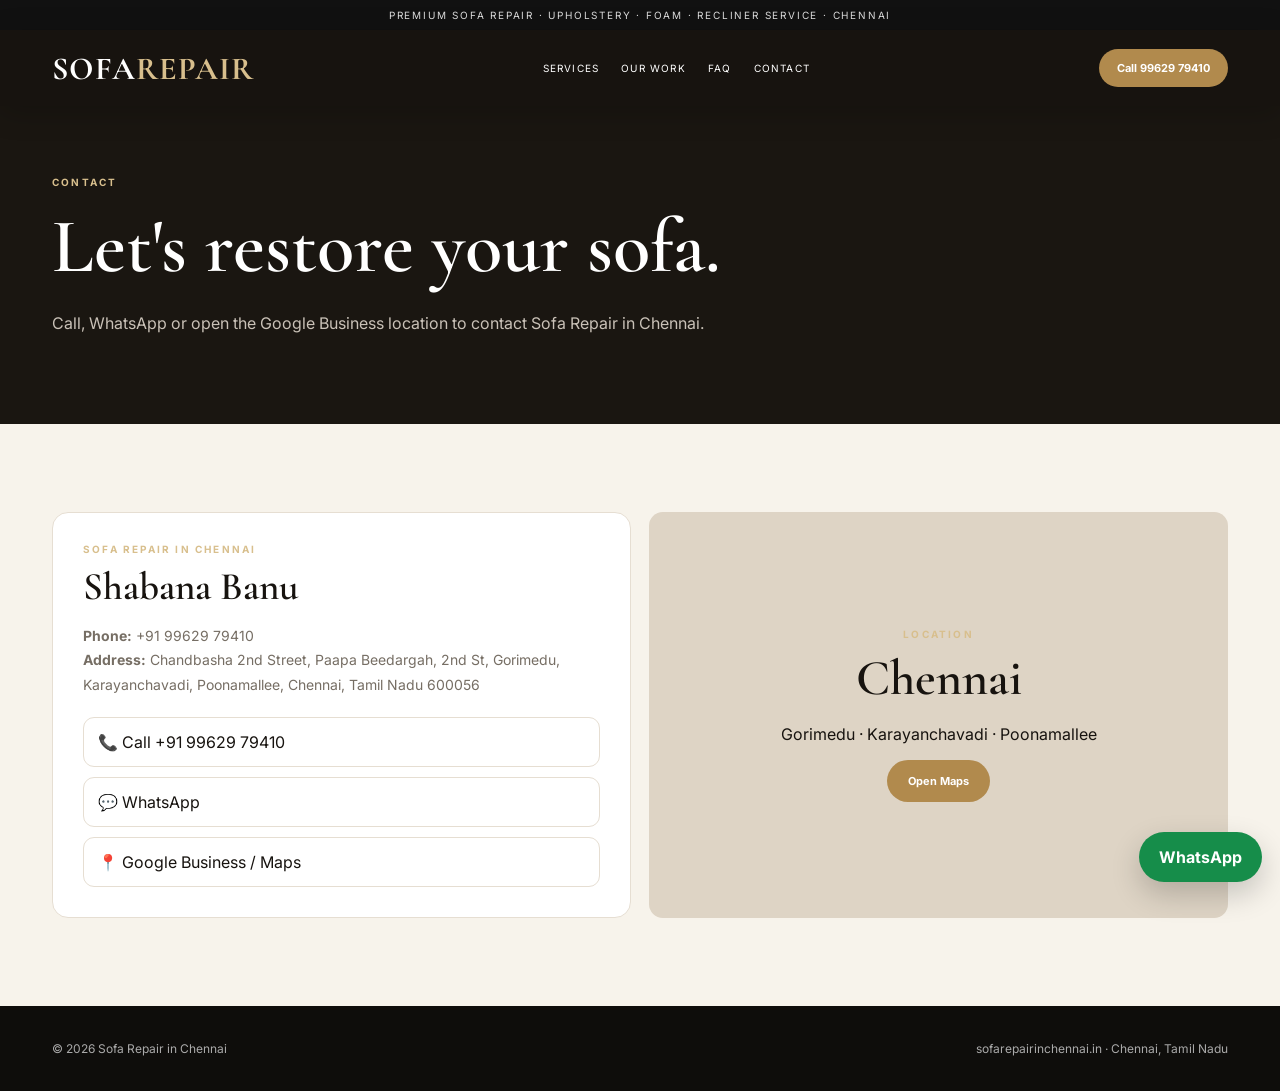
<file: contact.html>
<!doctype html><html lang="en-IN"><head>
<meta charset="utf-8"><meta name="viewport" content="width=device-width,initial-scale=1">
<title>Contact Sofa Repair in Chennai | Shabana Banu | 9962979410</title><meta name="description" content="Contact Sofa Repair in Chennai, Shabana Banu, for sofa upholstery, repair, foam refilling, recliner and L-shape sofa restoration.">
<meta name="robots" content="index,follow,max-image-preview:large"><link rel="canonical" href="https://sofarepairinchennai.in/">
<link rel="preconnect" href="https://fonts.googleapis.com"><link rel="preconnect" href="https://fonts.gstatic.com" crossorigin>
<link href="https://fonts.googleapis.com/css2?family=Cormorant+Garamond:wght@500;600;700&family=Inter:wght@400;500;600;700&display=swap" rel="stylesheet">
<link rel="stylesheet" href="style.css"><script type="application/ld+json">{
"@context":"https://schema.org","@type":"LocalBusiness","@id":"https://sofarepairinchennai.in/#business",
"name":"Sofa Repair in Chennai","url":"https://sofarepairinchennai.in/","telephone":"+919962979410",
"image":"https://sofarepairinchennai.in/01-luxury-sofa-upholstery-chennai.jpg",
"description":"Premium sofa repair, sofa upholstery, foam refilling, L-shape sofa repair, recliner repair, frame and spring repair in Chennai.",
"address":{"@type":"PostalAddress","streetAddress":"Chandbasha 2nd Street, Paapa Beedargah, 2nd St, Gorimedu, Karayanchavadi, Poonamallee","addressLocality":"Chennai","addressRegion":"Tamil Nadu","postalCode":"600056","addressCountry":"IN"},
"areaServed":[{"@type":"City","name":"Chennai"},{"@type":"AdministrativeArea","name":"Tamil Nadu"}],
"contactPoint":{"@type":"ContactPoint","telephone":"+919962979410","contactType":"customer service","availableLanguage":["English","Tamil"]},
"sameAs":["https://maps.app.goo.gl/uTN4GdARNYLn6QWq8"]
}</script>
</head><body>
<div class="top">Premium Sofa Repair · Upholstery · Foam · Recliner Service · Chennai</div>
<header><div class="wrap nav"><a class="logo" href="index.html">SOFA<span>REPAIR</span></a>
<nav class="links"><a href="index.html#services">Services</a><a href="gallery.html">Our Work</a><a href="index.html#faq">FAQ</a><a href="contact.html">Contact</a></nav>
<a class="navbtn" href="tel:+919962979410">Call 99629 79410</a></div></header>
<main><section class="page-hero"><div class="wrap"><div class="kicker">Contact</div><h1>Let's restore your sofa.</h1><p>Call, WhatsApp or open the Google Business location to contact Sofa Repair in Chennai.</p></div></section>
<section><div class="wrap contact"><div class="contact-box"><div class="kicker">Sofa Repair in Chennai</div><h3>Shabana Banu</h3><p><strong>Phone:</strong> +91 99629 79410<br><strong>Address:</strong> Chandbasha 2nd Street, Paapa Beedargah, 2nd St, Gorimedu, Karayanchavadi, Poonamallee, Chennai, Tamil Nadu 600056</p><div class="contact-links"><a href="tel:+919962979410">📞 Call +91 99629 79410</a><a href="https://wa.me/919962979410?text=Hello%20Sofa%20Repair%20in%20Chennai%2C%20I%20would%20like%20a%20quote.">💬 WhatsApp</a><a href="https://maps.app.goo.gl/uTN4GdARNYLn6QWq8" target="_blank" rel="noopener">📍 Google Business / Maps</a></div></div><div class="mapbox"><div><div class="kicker">Location</div><h3>Chennai</h3><p>Gorimedu · Karayanchavadi · Poonamallee</p><a class="btn gold" href="https://maps.app.goo.gl/uTN4GdARNYLn6QWq8" target="_blank" rel="noopener">Open Maps</a></div></div></div></section></main><footer><div class="wrap foot"><div>© 2026 Sofa Repair in Chennai</div><div>sofarepairinchennai.in · Chennai, Tamil Nadu</div></div></footer>
<a class="wa" href="https://wa.me/919962979410?text=Hello%20Sofa%20Repair%20in%20Chennai%2C%20I%20would%20like%20a%20quote.">WhatsApp</a></body></html>
</file>
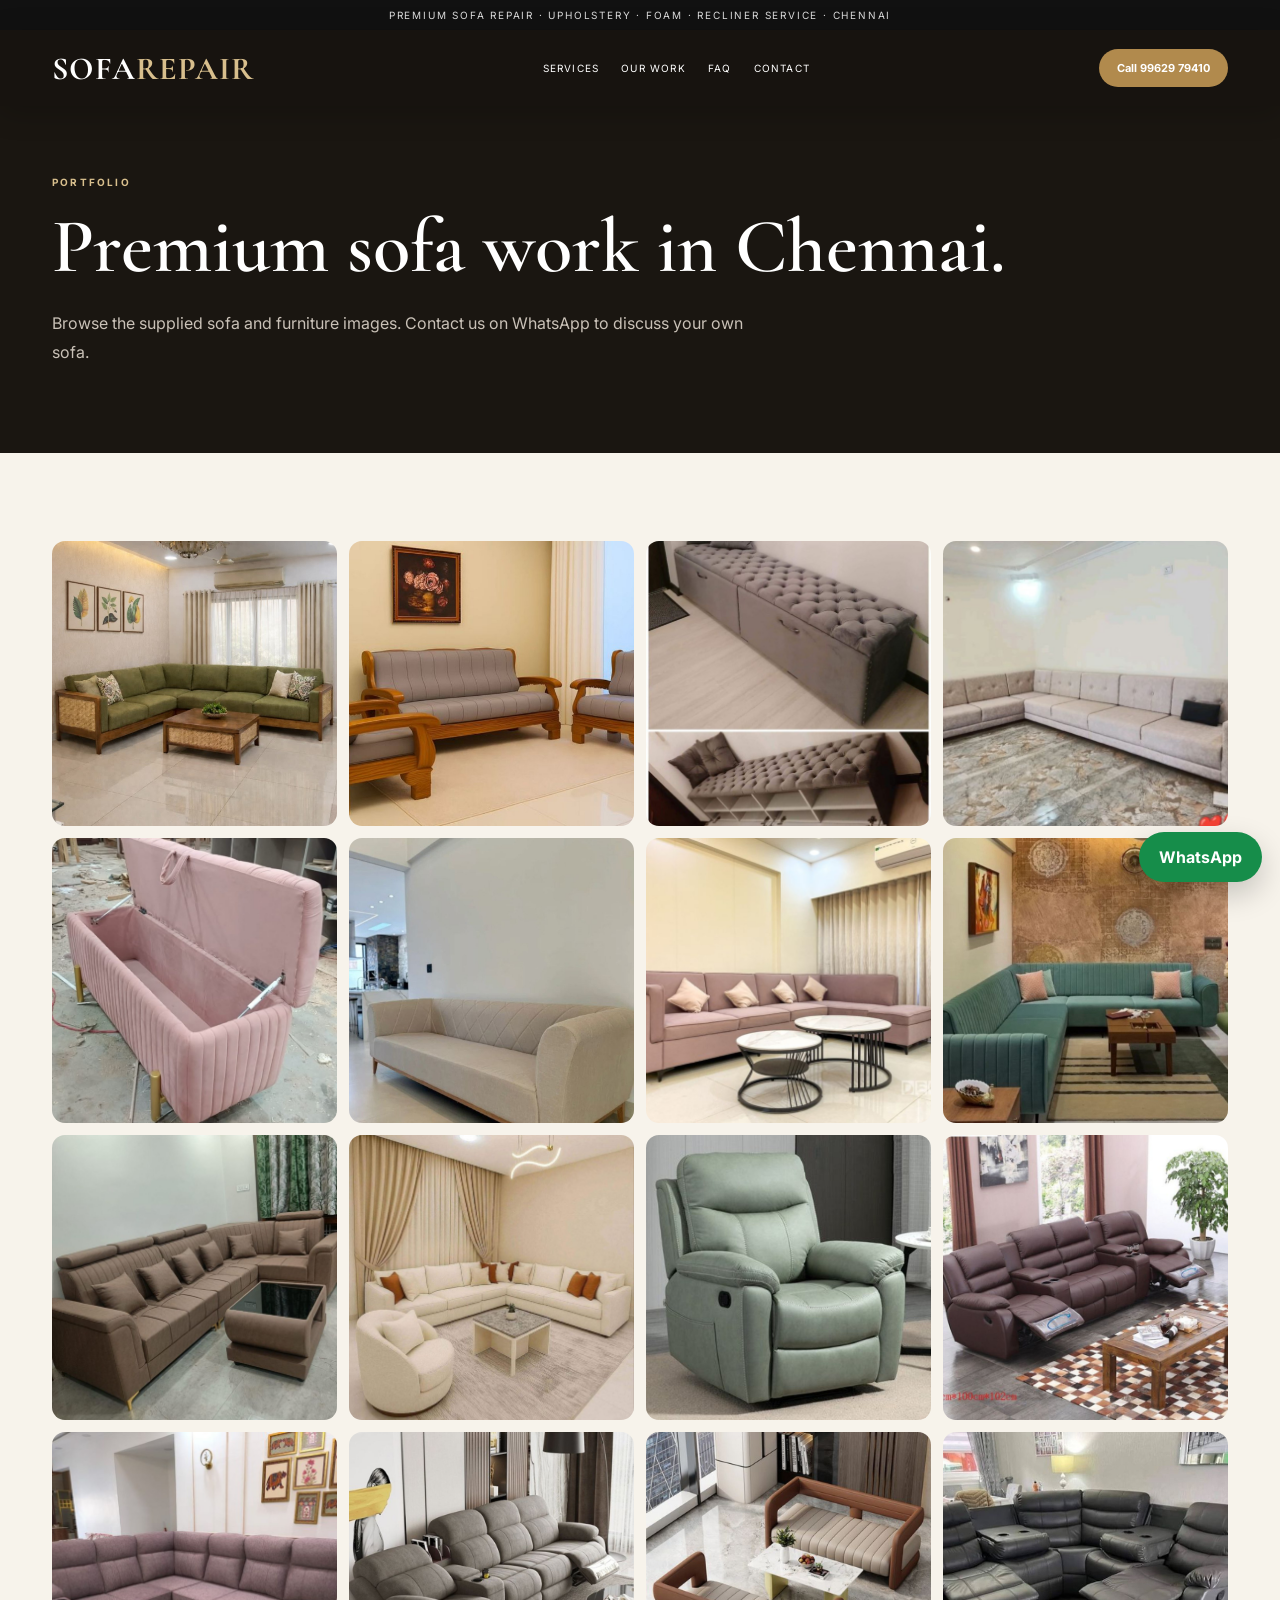
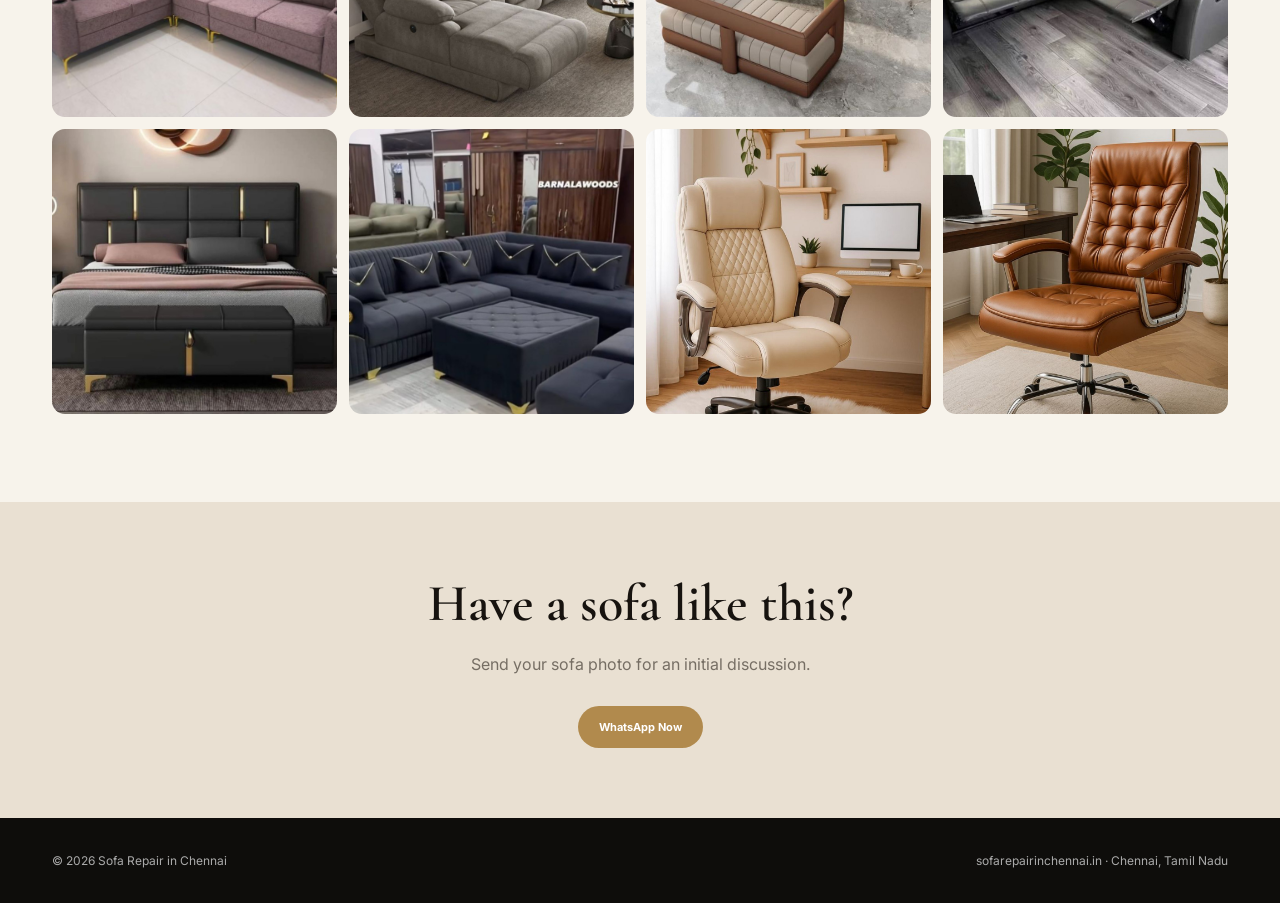
<file: gallery.html>
<!doctype html><html lang="en-IN"><head>
<meta charset="utf-8"><meta name="viewport" content="width=device-width,initial-scale=1">
<title>Sofa Repair Chennai Portfolio | Sofa Upholstery & Restoration Photos</title><meta name="description" content="View sofa repair, upholstery, L-shape sofa, recliner and furniture restoration portfolio photos from Sofa Repair in Chennai.">
<meta name="robots" content="index,follow,max-image-preview:large"><link rel="canonical" href="https://sofarepairinchennai.in/">
<link rel="preconnect" href="https://fonts.googleapis.com"><link rel="preconnect" href="https://fonts.gstatic.com" crossorigin>
<link href="https://fonts.googleapis.com/css2?family=Cormorant+Garamond:wght@500;600;700&family=Inter:wght@400;500;600;700&display=swap" rel="stylesheet">
<link rel="stylesheet" href="style.css"><script type="application/ld+json">{
"@context":"https://schema.org","@type":"LocalBusiness","@id":"https://sofarepairinchennai.in/#business",
"name":"Sofa Repair in Chennai","url":"https://sofarepairinchennai.in/","telephone":"+919962979410",
"image":"https://sofarepairinchennai.in/images/01-luxury-sofa-upholstery-chennai.jpg",
"description":"Premium sofa repair, sofa upholstery, foam refilling, L-shape sofa repair, recliner repair, frame and spring repair in Chennai.",
"address":{"@type":"PostalAddress","streetAddress":"Chandbasha 2nd Street, Paapa Beedargah, 2nd St, Gorimedu, Karayanchavadi, Poonamallee","addressLocality":"Chennai","addressRegion":"Tamil Nadu","postalCode":"600056","addressCountry":"IN"},
"areaServed":[{"@type":"City","name":"Chennai"},{"@type":"AdministrativeArea","name":"Tamil Nadu"}],
"contactPoint":{"@type":"ContactPoint","telephone":"+919962979410","contactType":"customer service","availableLanguage":["English","Tamil"]},
"sameAs":["https://maps.app.goo.gl/uTN4GdARNYLn6QWq8"]
}</script>
</head><body>
<div class="top">Premium Sofa Repair · Upholstery · Foam · Recliner Service · Chennai</div>
<header><div class="wrap nav"><a class="logo" href="index.html">SOFA<span>REPAIR</span></a>
<nav class="links"><a href="index.html#services">Services</a><a href="gallery.html">Our Work</a><a href="index.html#faq">FAQ</a><a href="contact.html">Contact</a></nav>
<a class="navbtn" href="tel:+919962979410">Call 99629 79410</a></div></header>
<main><section class="page-hero"><div class="wrap"><div class="kicker">Portfolio</div><h1>Premium sofa work in Chennai.</h1><p>Browse the supplied sofa and furniture images. Contact us on WhatsApp to discuss your own sofa.</p></div></section>
<section><div class="wrap"><div class="gallery"><a class="gallery-card" href="images/01-luxury-sofa-upholstery-chennai.jpg" target="_blank">
      <img src="01-luxury-sofa-upholstery-chennai.jpg" alt="Luxury Sofa Upholstery Chennai" loading="lazy">
    </a>
<a class="gallery-card" href="images/02-premium-sofa-repair-chennai.jpg" target="_blank">
      <img src="02-premium-sofa-repair-chennai.jpg" alt="Premium Sofa Repair Chennai" loading="lazy">
    </a>
<a class="gallery-card" href="images/03-l-shape-sofa-repair-chennai.jpg" target="_blank">
      <img src="03-l-shape-sofa-repair-chennai.jpg" alt="L Shape Sofa Repair Chennai" loading="lazy">
    </a>
<a class="gallery-card" href="images/04-modern-sofa-restoration-chennai.jpg" target="_blank">
      <img src="04-modern-sofa-restoration-chennai.jpg" alt="Modern Sofa Restoration Chennai" loading="lazy">
    </a>
<a class="gallery-card" href="images/05-sectional-sofa-upholstery-chennai.jpg" target="_blank">
      <img src="05-sectional-sofa-upholstery-chennai.jpg" alt="Sectional Sofa Upholstery Chennai" loading="lazy">
    </a>
<a class="gallery-card" href="images/06-recliner-sofa-repair-chennai.jpg" target="_blank">
      <img src="06-recliner-sofa-repair-chennai.jpg" alt="Recliner Sofa Repair Chennai" loading="lazy">
    </a>
<a class="gallery-card" href="images/07-premium-sofa-set-chennai.jpg" target="_blank">
      <img src="07-premium-sofa-set-chennai.jpg" alt="Premium Sofa Set Chennai" loading="lazy">
    </a>
<a class="gallery-card" href="images/08-custom-sofa-upholstery-chennai.jpg" target="_blank">
      <img src="08-custom-sofa-upholstery-chennai.jpg" alt="Custom Sofa Upholstery Chennai" loading="lazy">
    </a>
<a class="gallery-card" href="images/09-sofa-cushion-restoration-chennai.jpg" target="_blank">
      <img src="09-sofa-cushion-restoration-chennai.jpg" alt="Sofa Cushion Restoration Chennai" loading="lazy">
    </a>
<a class="gallery-card" href="images/10-sofa-frame-repair-chennai.jpg" target="_blank">
      <img src="10-sofa-frame-repair-chennai.jpg" alt="Sofa Frame Repair Chennai" loading="lazy">
    </a>
<a class="gallery-card" href="images/11-sofa-foam-refilling-chennai.jpg" target="_blank">
      <img src="11-sofa-foam-refilling-chennai.jpg" alt="Sofa Foam Refilling Chennai" loading="lazy">
    </a>
<a class="gallery-card" href="images/12-corner-sofa-restoration-chennai.jpg" target="_blank">
      <img src="12-corner-sofa-restoration-chennai.jpg" alt="Corner Sofa Restoration Chennai" loading="lazy">
    </a>
<a class="gallery-card" href="images/13-designer-sofa-work-chennai.jpg" target="_blank">
      <img src="13-designer-sofa-work-chennai.jpg" alt="Designer Sofa Work Chennai" loading="lazy">
    </a>
<a class="gallery-card" href="images/14-recliner-repair-chennai.jpg" target="_blank">
      <img src="14-recliner-repair-chennai.jpg" alt="Recliner Repair Chennai" loading="lazy">
    </a>
<a class="gallery-card" href="images/15-furniture-upholstery-chennai.jpg" target="_blank">
      <img src="15-furniture-upholstery-chennai.jpg" alt="Furniture Upholstery Chennai" loading="lazy">
    </a>
<a class="gallery-card" href="images/16-leather-sofa-restoration-chennai.jpg" target="_blank">
      <img src="16-leather-sofa-restoration-chennai.jpg" alt="Leather Sofa Restoration Chennai" loading="lazy">
    </a>
<a class="gallery-card" href="images/17-family-sofa-set-chennai.jpg" target="_blank">
      <img src="17-family-sofa-set-chennai.jpg" alt="Family Sofa Set Chennai" loading="lazy">
    </a>
<a class="gallery-card" href="images/18-premium-sectional-sofa-chennai.jpg" target="_blank">
      <img src="18-premium-sectional-sofa-chennai.jpg" alt="Premium Sectional Sofa Chennai" loading="lazy">
    </a>
<a class="gallery-card" href="images/19-custom-sofa-work-chennai.jpg" target="_blank">
      <img src="19-custom-sofa-work-chennai.jpg" alt="Custom Sofa Work Chennai" loading="lazy">
    </a>
<a class="gallery-card" href="images/20-sofa-restoration-work-chennai.jpg" target="_blank">
      <img src="20-sofa-restoration-work-chennai.jpg" alt="Sofa Restoration Work Chennai" loading="lazy">
    </a></div></div></section>
<section class="cta"><h2>Have a sofa like this?</h2><p>Send your sofa photo for an initial discussion.</p><div class="actions"><a class="btn gold" href="https://wa.me/919962979410?text=Hello%20Sofa%20Repair%20in%20Chennai%2C%20I%20would%20like%20a%20quote.">WhatsApp Now</a></div></section></main><footer><div class="wrap foot"><div>© 2026 Sofa Repair in Chennai</div><div>sofarepairinchennai.in · Chennai, Tamil Nadu</div></div></footer>
<a class="wa" href="https://wa.me/919962979410?text=Hello%20Sofa%20Repair%20in%20Chennai%2C%20I%20would%20like%20a%20quote.">WhatsApp</a></body></html>
</file>
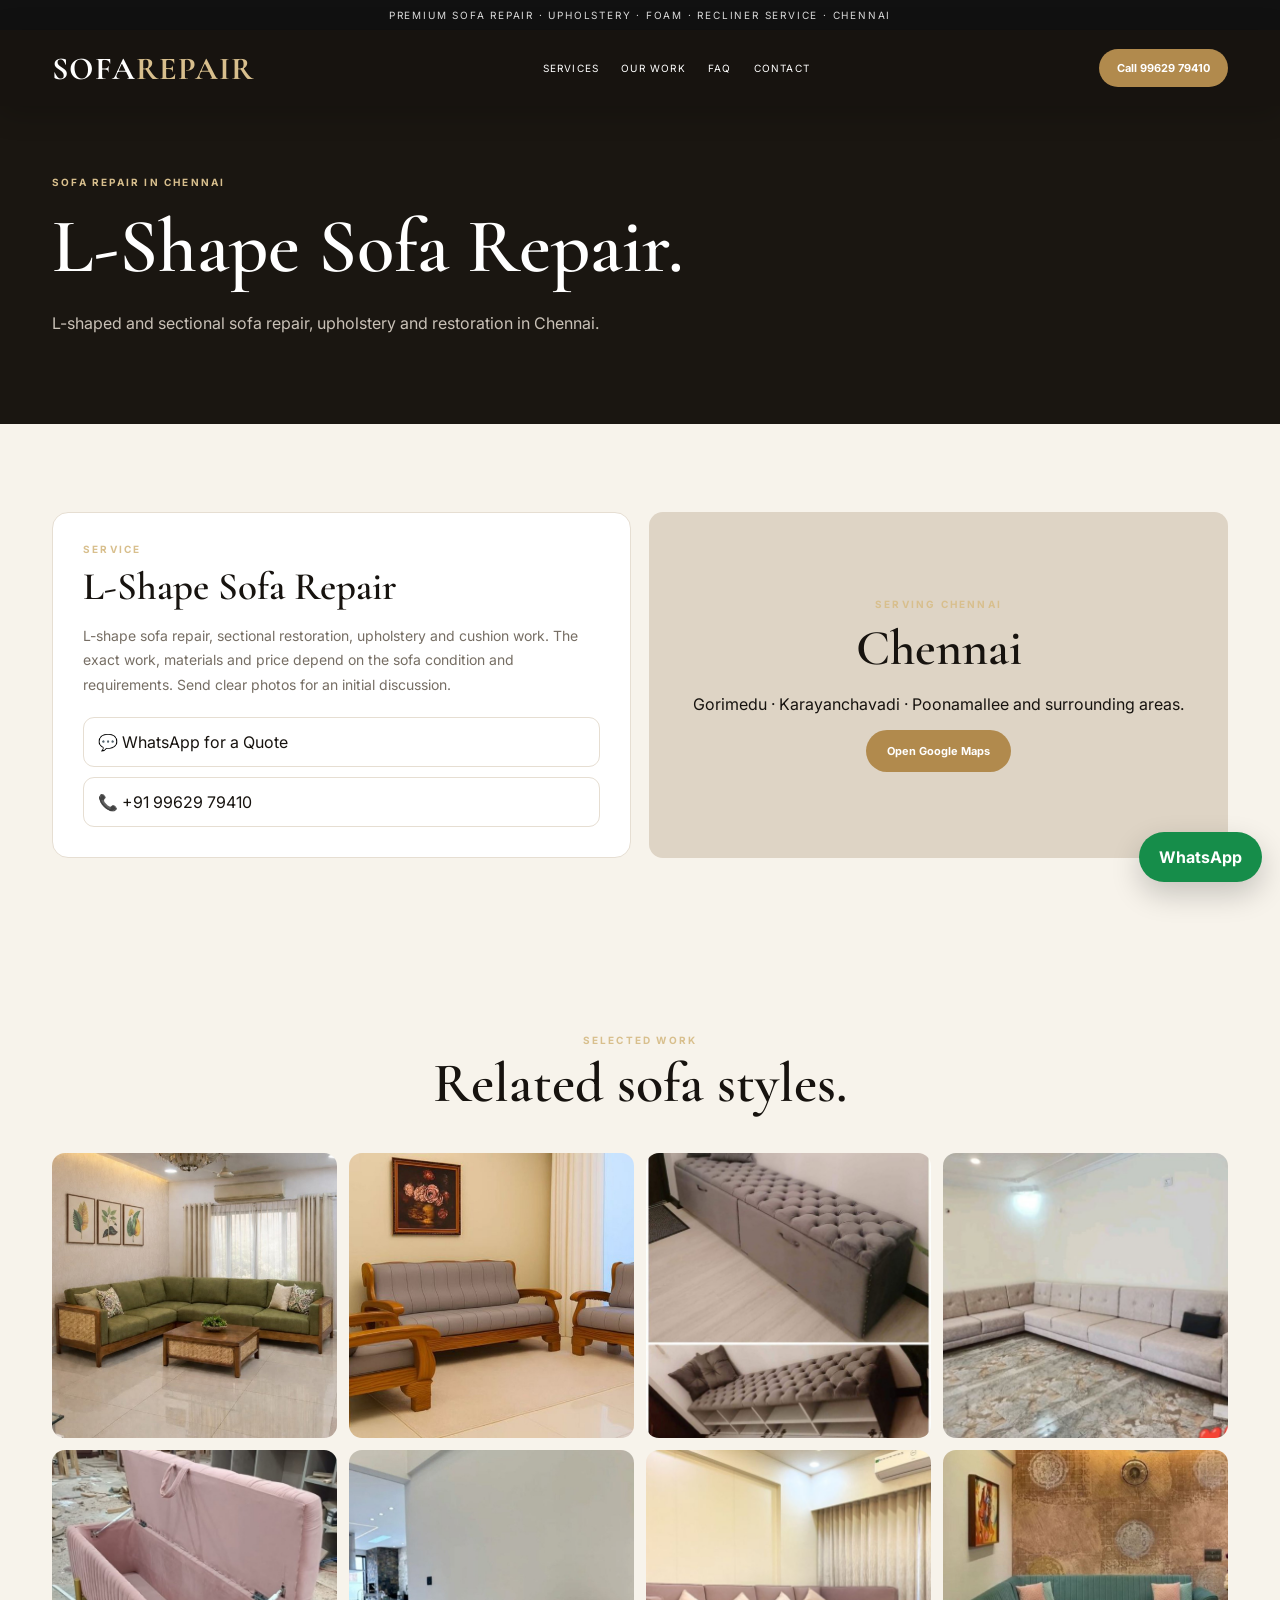
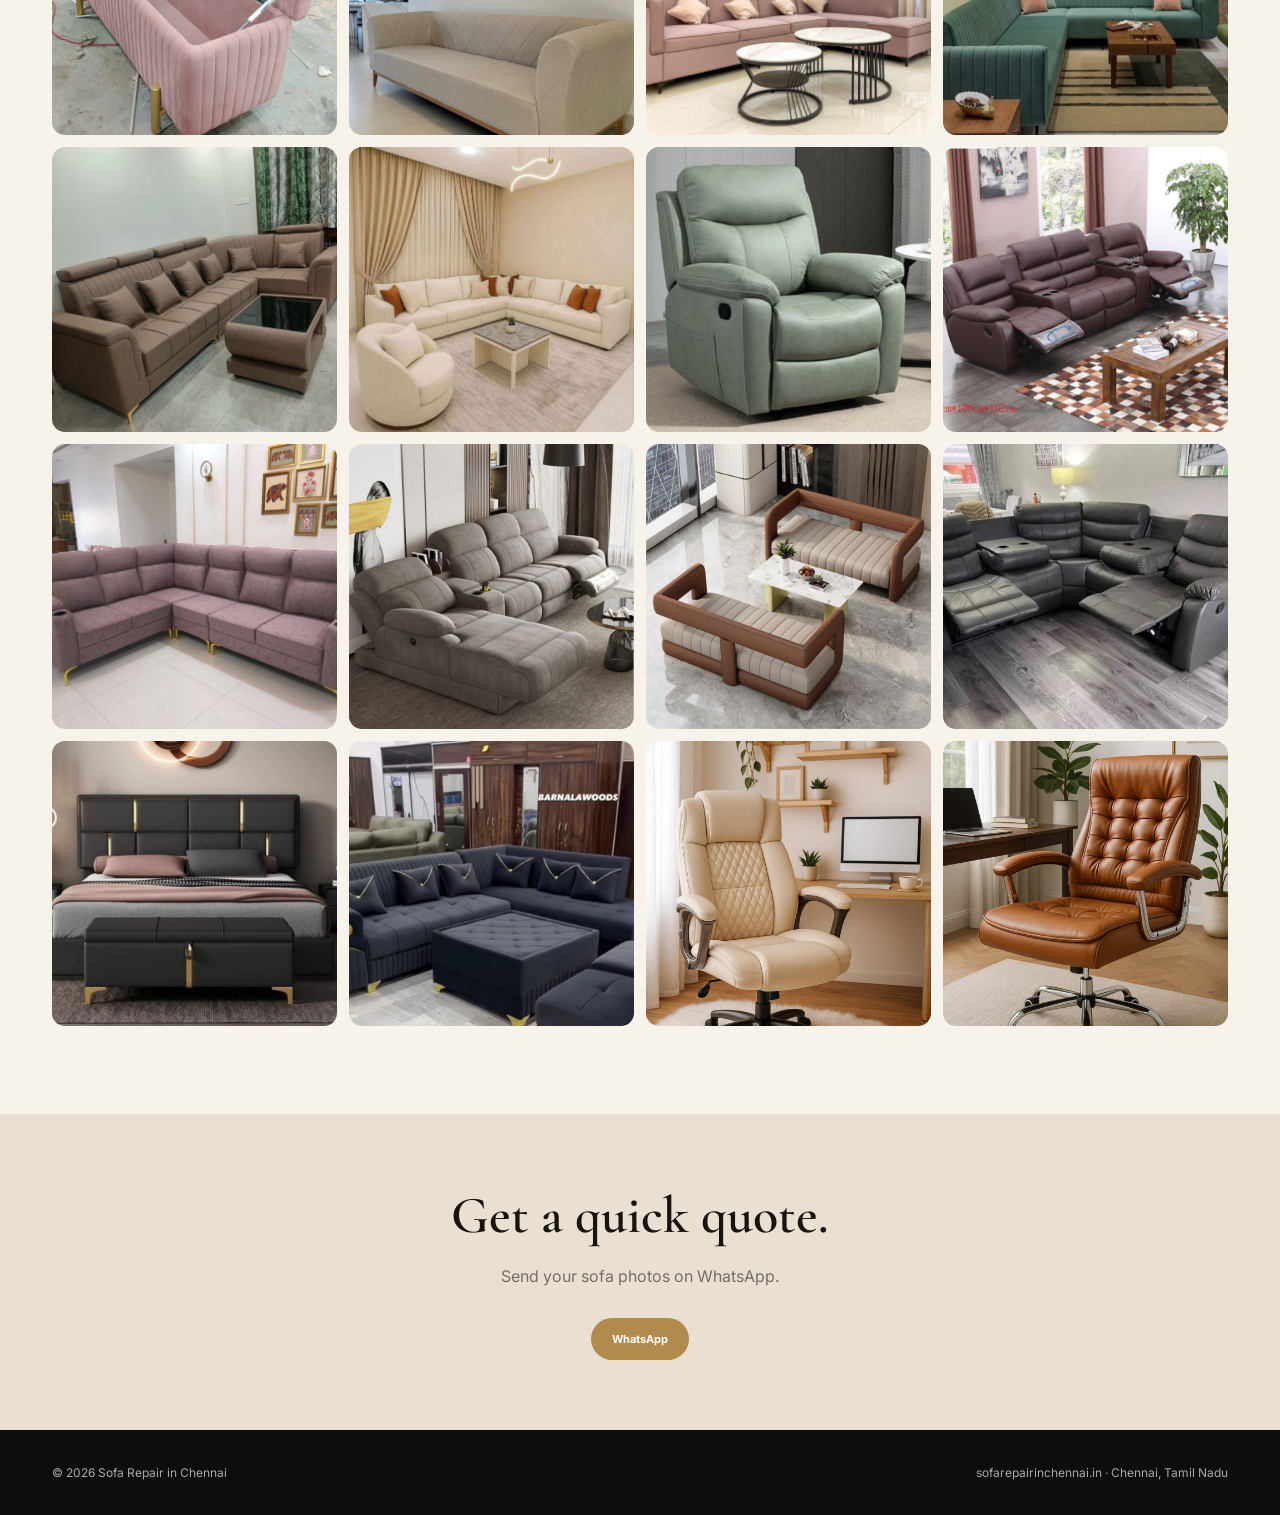
<file: l-shape-sofa-repair-chennai.html>
<!doctype html><html lang="en-IN"><head>
<meta charset="utf-8"><meta name="viewport" content="width=device-width,initial-scale=1">
<title>L-Shape Sofa Repair in Chennai | Sofa Repair in Chennai</title><meta name="description" content="L-shaped and sectional sofa repair, upholstery and restoration in Chennai.">
<meta name="robots" content="index,follow,max-image-preview:large"><link rel="canonical" href="https://sofarepairinchennai.in/">
<link rel="preconnect" href="https://fonts.googleapis.com"><link rel="preconnect" href="https://fonts.gstatic.com" crossorigin>
<link href="https://fonts.googleapis.com/css2?family=Cormorant+Garamond:wght@500;600;700&family=Inter:wght@400;500;600;700&display=swap" rel="stylesheet">
<link rel="stylesheet" href="style.css"><script type="application/ld+json">{
"@context":"https://schema.org","@type":"LocalBusiness","@id":"https://sofarepairinchennai.in/#business",
"name":"Sofa Repair in Chennai","url":"https://sofarepairinchennai.in/","telephone":"+919962979410",
"image":"https://sofarepairinchennai.in/images/01-luxury-sofa-upholstery-chennai.jpg",
"description":"Premium sofa repair, sofa upholstery, foam refilling, L-shape sofa repair, recliner repair, frame and spring repair in Chennai.",
"address":{"@type":"PostalAddress","streetAddress":"Chandbasha 2nd Street, Paapa Beedargah, 2nd St, Gorimedu, Karayanchavadi, Poonamallee","addressLocality":"Chennai","addressRegion":"Tamil Nadu","postalCode":"600056","addressCountry":"IN"},
"areaServed":[{"@type":"City","name":"Chennai"},{"@type":"AdministrativeArea","name":"Tamil Nadu"}],
"contactPoint":{"@type":"ContactPoint","telephone":"+919962979410","contactType":"customer service","availableLanguage":["English","Tamil"]},
"sameAs":["https://maps.app.goo.gl/uTN4GdARNYLn6QWq8"]
}</script>
</head><body>
<div class="top">Premium Sofa Repair · Upholstery · Foam · Recliner Service · Chennai</div>
<header><div class="wrap nav"><a class="logo" href="index.html">SOFA<span>REPAIR</span></a>
<nav class="links"><a href="index.html#services">Services</a><a href="gallery.html">Our Work</a><a href="index.html#faq">FAQ</a><a href="contact.html">Contact</a></nav>
<a class="navbtn" href="tel:+919962979410">Call 99629 79410</a></div></header>
<main><section class="page-hero"><div class="wrap"><div class="kicker">Sofa Repair in Chennai</div><h1>L-Shape Sofa Repair.</h1><p>L-shaped and sectional sofa repair, upholstery and restoration in Chennai.</p></div></section>
<section><div class="wrap contact"><div class="contact-box"><div class="kicker">Service</div><h3>L-Shape Sofa Repair</h3><p>L-shape sofa repair, sectional restoration, upholstery and cushion work. The exact work, materials and price depend on the sofa condition and requirements. Send clear photos for an initial discussion.</p><div class="contact-links"><a href="https://wa.me/919962979410?text=Hello%20Sofa%20Repair%20in%20Chennai%2C%20I%20need%20L-Shape%20Sofa%20Repair.">💬 WhatsApp for a Quote</a><a href="tel:+919962979410">📞 +91 99629 79410</a></div></div><div class="mapbox"><div><div class="kicker">Serving Chennai</div><h3>Chennai</h3><p>Gorimedu · Karayanchavadi · Poonamallee and surrounding areas.</p><a class="btn gold" href="https://maps.app.goo.gl/uTN4GdARNYLn6QWq8" target="_blank" rel="noopener">Open Google Maps</a></div></div></div></section>
<section><div class="wrap"><div class="head"><div class="kicker">Selected work</div><h2>Related sofa styles.</h2></div><div class="gallery"><a class="gallery-card" href="01-luxury-sofa-upholstery-chennai.jpg" target="_blank">
      <img src="01-luxury-sofa-upholstery-chennai.jpg" alt="Luxury Sofa Upholstery Chennai" loading="lazy">
    </a>
<a class="gallery-card" href="02-premium-sofa-repair-chennai.jpg" target="_blank">
      <img src="02-premium-sofa-repair-chennai.jpg" alt="Premium Sofa Repair Chennai" loading="lazy">
    </a>
<a class="gallery-card" href="03-l-shape-sofa-repair-chennai.jpg" target="_blank">
      <img src="03-l-shape-sofa-repair-chennai.jpg" alt="L Shape Sofa Repair Chennai" loading="lazy">
    </a>
<a class="gallery-card" href="04-modern-sofa-restoration-chennai.jpg" target="_blank">
      <img src="04-modern-sofa-restoration-chennai.jpg" alt="Modern Sofa Restoration Chennai" loading="lazy">
    </a>
<a class="gallery-card" href="05-sectional-sofa-upholstery-chennai.jpg" target="_blank">
      <img src="05-sectional-sofa-upholstery-chennai.jpg" alt="Sectional Sofa Upholstery Chennai" loading="lazy">
    </a>
<a class="gallery-card" href="06-recliner-sofa-repair-chennai.jpg" target="_blank">
      <img src="06-recliner-sofa-repair-chennai.jpg" alt="Recliner Sofa Repair Chennai" loading="lazy">
    </a>
<a class="gallery-card" href="07-premium-sofa-set-chennai.jpg" target="_blank">
      <img src="07-premium-sofa-set-chennai.jpg" alt="Premium Sofa Set Chennai" loading="lazy">
    </a>
<a class="gallery-card" href="08-custom-sofa-upholstery-chennai.jpg" target="_blank">
      <img src="08-custom-sofa-upholstery-chennai.jpg" alt="Custom Sofa Upholstery Chennai" loading="lazy">
    </a>
<a class="gallery-card" href="09-sofa-cushion-restoration-chennai.jpg" target="_blank">
      <img src="09-sofa-cushion-restoration-chennai.jpg" alt="Sofa Cushion Restoration Chennai" loading="lazy">
    </a>
<a class="gallery-card" href="10-sofa-frame-repair-chennai.jpg" target="_blank">
      <img src="10-sofa-frame-repair-chennai.jpg" alt="Sofa Frame Repair Chennai" loading="lazy">
    </a>
<a class="gallery-card" href="11-sofa-foam-refilling-chennai.jpg" target="_blank">
      <img src="11-sofa-foam-refilling-chennai.jpg" alt="Sofa Foam Refilling Chennai" loading="lazy">
    </a>
<a class="gallery-card" href="12-corner-sofa-restoration-chennai.jpg" target="_blank">
      <img src="12-corner-sofa-restoration-chennai.jpg" alt="Corner Sofa Restoration Chennai" loading="lazy">
    </a>
<a class="gallery-card" href="13-designer-sofa-work-chennai.jpg" target="_blank">
      <img src="13-designer-sofa-work-chennai.jpg" alt="Designer Sofa Work Chennai" loading="lazy">
    </a>
<a class="gallery-card" href="14-recliner-repair-chennai.jpg" target="_blank">
      <img src="14-recliner-repair-chennai.jpg" alt="Recliner Repair Chennai" loading="lazy">
    </a>
<a class="gallery-card" href="15-furniture-upholstery-chennai.jpg" target="_blank">
      <img src="15-furniture-upholstery-chennai.jpg" alt="Furniture Upholstery Chennai" loading="lazy">
    </a>
<a class="gallery-card" href="16-leather-sofa-restoration-chennai.jpg" target="_blank">
      <img src="16-leather-sofa-restoration-chennai.jpg" alt="Leather Sofa Restoration Chennai" loading="lazy">
    </a>
<a class="gallery-card" href="17-family-sofa-set-chennai.jpg" target="_blank">
      <img src="17-family-sofa-set-chennai.jpg" alt="Family Sofa Set Chennai" loading="lazy">
    </a>
<a class="gallery-card" href="18-premium-sectional-sofa-chennai.jpg" target="_blank">
      <img src="18-premium-sectional-sofa-chennai.jpg" alt="Premium Sectional Sofa Chennai" loading="lazy">
    </a>
<a class="gallery-card" href="19-custom-sofa-work-chennai.jpg" target="_blank">
      <img src="19-custom-sofa-work-chennai.jpg" alt="Custom Sofa Work Chennai" loading="lazy">
    </a>
<a class="gallery-card" href="20-sofa-restoration-work-chennai.jpg" target="_blank">
      <img src="20-sofa-restoration-work-chennai.jpg" alt="Sofa Restoration Work Chennai" loading="lazy">
    </a></div></div></section>
<section class="cta"><h2>Get a quick quote.</h2><p>Send your sofa photos on WhatsApp.</p><div class="actions"><a class="btn gold" href="https://wa.me/919962979410?text=Hello%20Sofa%20Repair%20in%20Chennai%2C%20I%20would%20like%20a%20quote.">WhatsApp</a></div></section></main><footer><div class="wrap foot"><div>© 2026 Sofa Repair in Chennai</div><div>sofarepairinchennai.in · Chennai, Tamil Nadu</div></div></footer>
<a class="wa" href="https://wa.me/919962979410?text=Hello%20Sofa%20Repair%20in%20Chennai%2C%20I%20would%20like%20a%20quote.">WhatsApp</a></body></html>
</file>
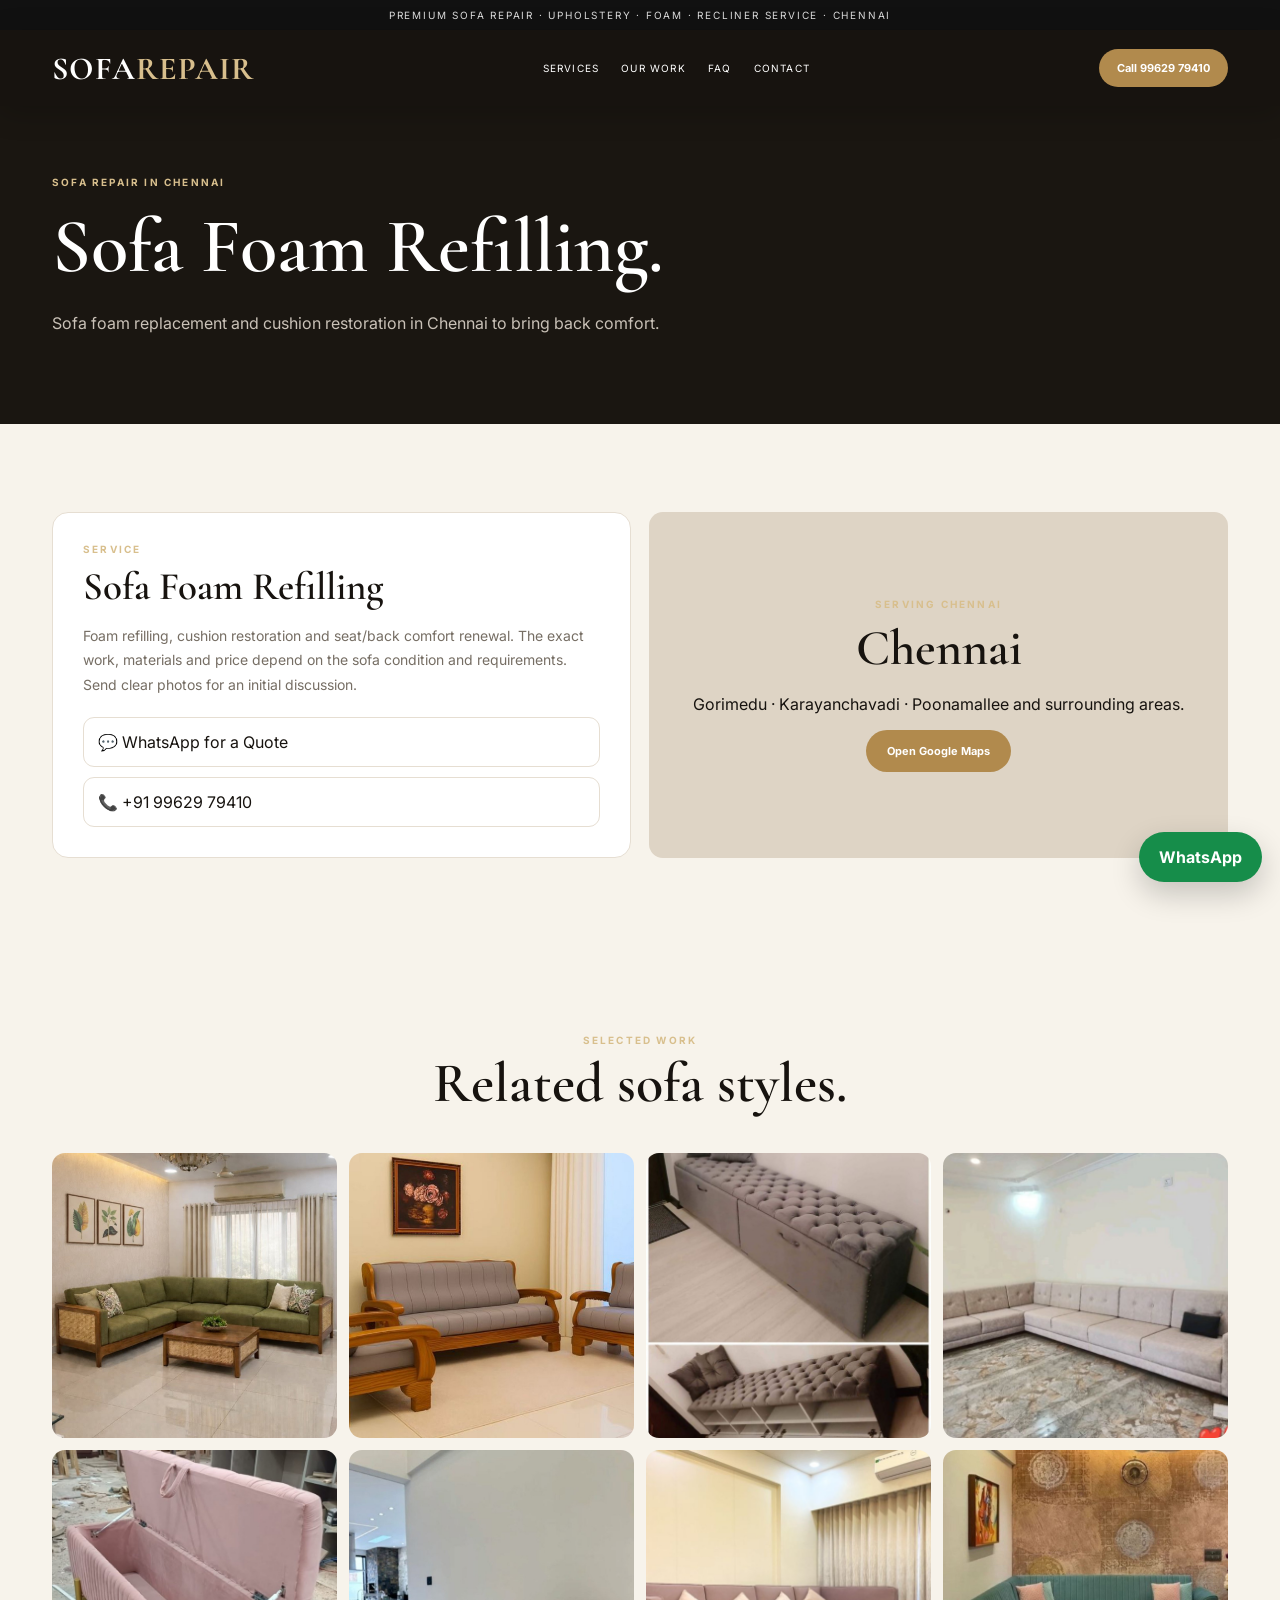
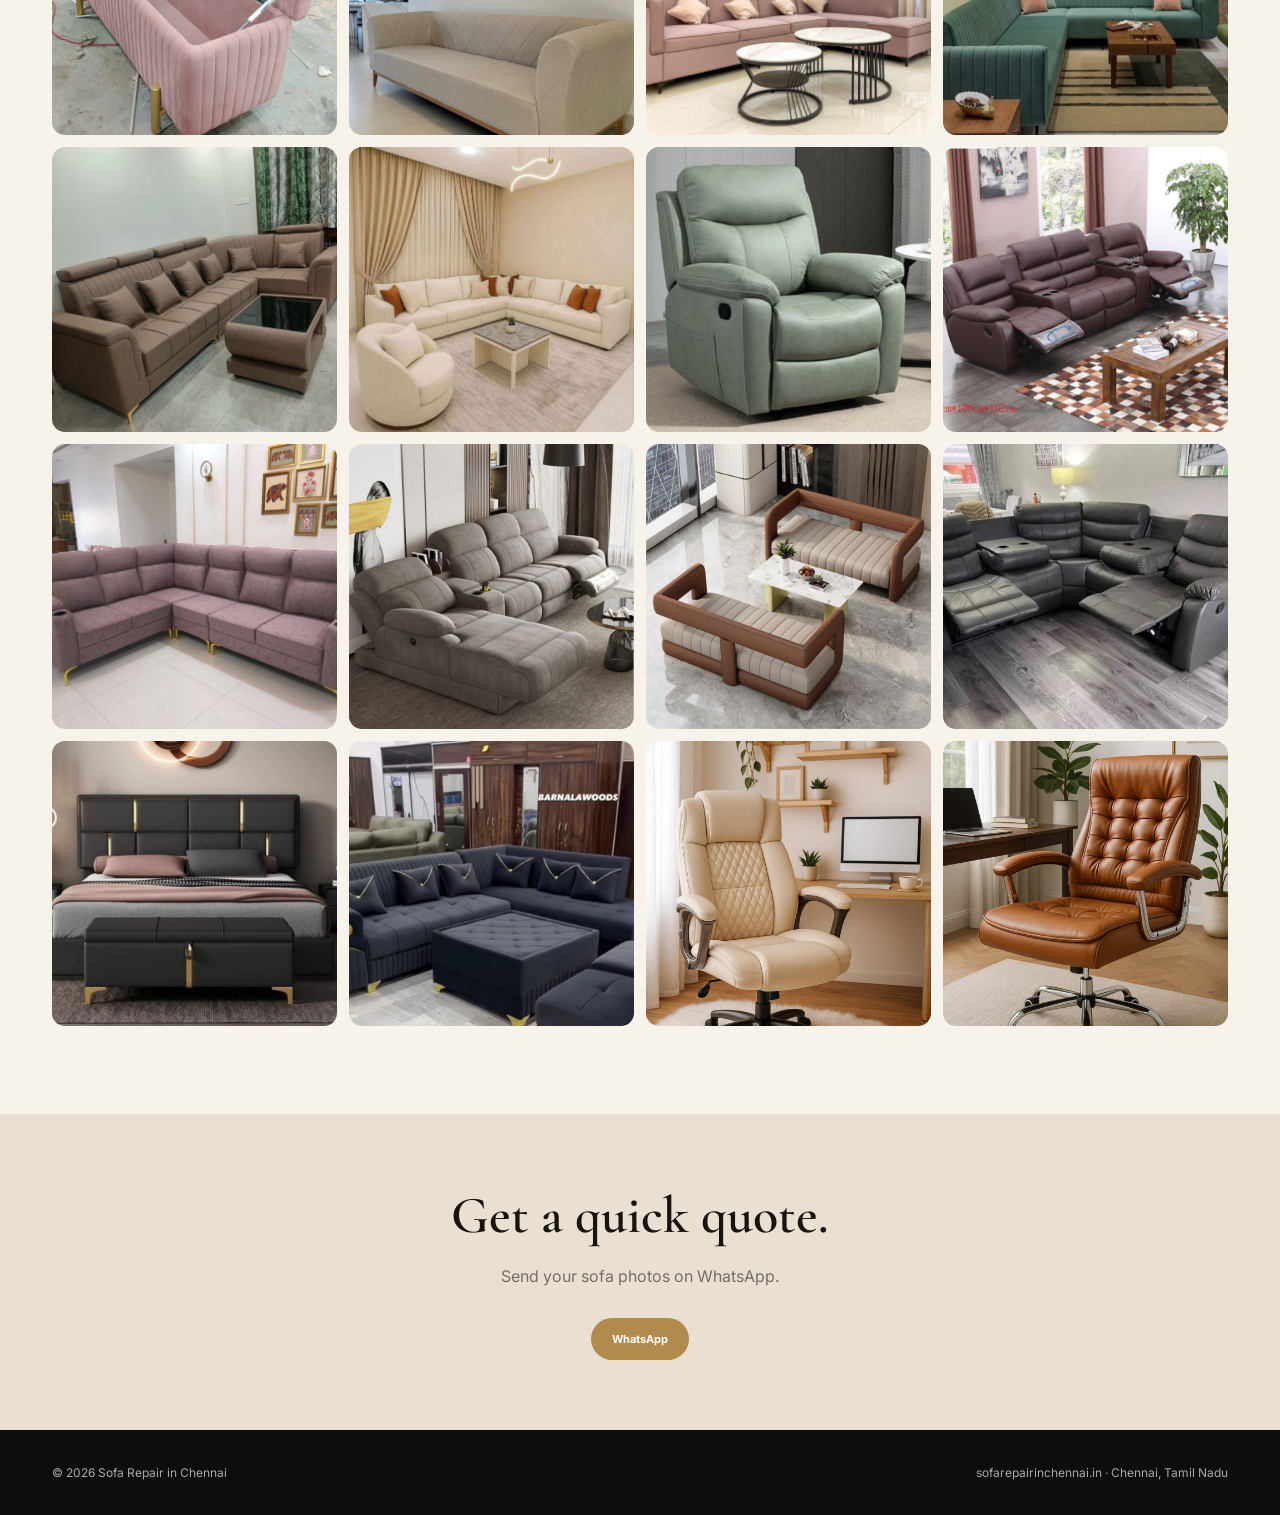
<file: sofa-foam-refilling-chennai.html>
<!doctype html><html lang="en-IN"><head>
<meta charset="utf-8"><meta name="viewport" content="width=device-width,initial-scale=1">
<title>Sofa Foam Refilling in Chennai | Sofa Repair in Chennai</title><meta name="description" content="Sofa foam replacement and cushion restoration in Chennai to bring back comfort.">
<meta name="robots" content="index,follow,max-image-preview:large"><link rel="canonical" href="https://sofarepairinchennai.in/">
<link rel="preconnect" href="https://fonts.googleapis.com"><link rel="preconnect" href="https://fonts.gstatic.com" crossorigin>
<link href="https://fonts.googleapis.com/css2?family=Cormorant+Garamond:wght@500;600;700&family=Inter:wght@400;500;600;700&display=swap" rel="stylesheet">
<link rel="stylesheet" href="style.css"><script type="application/ld+json">{
"@context":"https://schema.org","@type":"LocalBusiness","@id":"https://sofarepairinchennai.in/#business",
"name":"Sofa Repair in Chennai","url":"https://sofarepairinchennai.in/","telephone":"+919962979410",
"image":"https://sofarepairinchennai.in/images/01-luxury-sofa-upholstery-chennai.jpg",
"description":"Premium sofa repair, sofa upholstery, foam refilling, L-shape sofa repair, recliner repair, frame and spring repair in Chennai.",
"address":{"@type":"PostalAddress","streetAddress":"Chandbasha 2nd Street, Paapa Beedargah, 2nd St, Gorimedu, Karayanchavadi, Poonamallee","addressLocality":"Chennai","addressRegion":"Tamil Nadu","postalCode":"600056","addressCountry":"IN"},
"areaServed":[{"@type":"City","name":"Chennai"},{"@type":"AdministrativeArea","name":"Tamil Nadu"}],
"contactPoint":{"@type":"ContactPoint","telephone":"+919962979410","contactType":"customer service","availableLanguage":["English","Tamil"]},
"sameAs":["https://maps.app.goo.gl/uTN4GdARNYLn6QWq8"]
}</script>
</head><body>
<div class="top">Premium Sofa Repair · Upholstery · Foam · Recliner Service · Chennai</div>
<header><div class="wrap nav"><a class="logo" href="index.html">SOFA<span>REPAIR</span></a>
<nav class="links"><a href="index.html#services">Services</a><a href="gallery.html">Our Work</a><a href="index.html#faq">FAQ</a><a href="contact.html">Contact</a></nav>
<a class="navbtn" href="tel:+919962979410">Call 99629 79410</a></div></header>
<main><section class="page-hero"><div class="wrap"><div class="kicker">Sofa Repair in Chennai</div><h1>Sofa Foam Refilling.</h1><p>Sofa foam replacement and cushion restoration in Chennai to bring back comfort.</p></div></section>
<section><div class="wrap contact"><div class="contact-box"><div class="kicker">Service</div><h3>Sofa Foam Refilling</h3><p>Foam refilling, cushion restoration and seat/back comfort renewal. The exact work, materials and price depend on the sofa condition and requirements. Send clear photos for an initial discussion.</p><div class="contact-links"><a href="https://wa.me/919962979410?text=Hello%20Sofa%20Repair%20in%20Chennai%2C%20I%20need%20Sofa%20Foam%20Refilling.">💬 WhatsApp for a Quote</a><a href="tel:+919962979410">📞 +91 99629 79410</a></div></div><div class="mapbox"><div><div class="kicker">Serving Chennai</div><h3>Chennai</h3><p>Gorimedu · Karayanchavadi · Poonamallee and surrounding areas.</p><a class="btn gold" href="https://maps.app.goo.gl/uTN4GdARNYLn6QWq8" target="_blank" rel="noopener">Open Google Maps</a></div></div></div></section>
<section><div class="wrap"><div class="head"><div class="kicker">Selected work</div><h2>Related sofa styles.</h2></div><div class="gallery"><a class="gallery-card" href="01-luxury-sofa-upholstery-chennai.jpg" target="_blank">
      <img src="01-luxury-sofa-upholstery-chennai.jpg" alt="Luxury Sofa Upholstery Chennai" loading="lazy">
    </a>
<a class="gallery-card" href="02-premium-sofa-repair-chennai.jpg" target="_blank">
      <img src="02-premium-sofa-repair-chennai.jpg" alt="Premium Sofa Repair Chennai" loading="lazy">
    </a>
<a class="gallery-card" href="03-l-shape-sofa-repair-chennai.jpg" target="_blank">
      <img src="03-l-shape-sofa-repair-chennai.jpg" alt="L Shape Sofa Repair Chennai" loading="lazy">
    </a>
<a class="gallery-card" href="04-modern-sofa-restoration-chennai.jpg" target="_blank">
      <img src="04-modern-sofa-restoration-chennai.jpg" alt="Modern Sofa Restoration Chennai" loading="lazy">
    </a>
<a class="gallery-card" href="05-sectional-sofa-upholstery-chennai.jpg" target="_blank">
      <img src="05-sectional-sofa-upholstery-chennai.jpg" alt="Sectional Sofa Upholstery Chennai" loading="lazy">
    </a>
<a class="gallery-card" href="06-recliner-sofa-repair-chennai.jpg" target="_blank">
      <img src="06-recliner-sofa-repair-chennai.jpg" alt="Recliner Sofa Repair Chennai" loading="lazy">
    </a>
<a class="gallery-card" href="07-premium-sofa-set-chennai.jpg" target="_blank">
      <img src="07-premium-sofa-set-chennai.jpg" alt="Premium Sofa Set Chennai" loading="lazy">
    </a>
<a class="gallery-card" href="08-custom-sofa-upholstery-chennai.jpg" target="_blank">
      <img src="08-custom-sofa-upholstery-chennai.jpg" alt="Custom Sofa Upholstery Chennai" loading="lazy">
    </a>
<a class="gallery-card" href="09-sofa-cushion-restoration-chennai.jpg" target="_blank">
      <img src="09-sofa-cushion-restoration-chennai.jpg" alt="Sofa Cushion Restoration Chennai" loading="lazy">
    </a>
<a class="gallery-card" href="10-sofa-frame-repair-chennai.jpg" target="_blank">
      <img src="10-sofa-frame-repair-chennai.jpg" alt="Sofa Frame Repair Chennai" loading="lazy">
    </a>
<a class="gallery-card" href="11-sofa-foam-refilling-chennai.jpg" target="_blank">
      <img src="11-sofa-foam-refilling-chennai.jpg" alt="Sofa Foam Refilling Chennai" loading="lazy">
    </a>
<a class="gallery-card" href="12-corner-sofa-restoration-chennai.jpg" target="_blank">
      <img src="12-corner-sofa-restoration-chennai.jpg" alt="Corner Sofa Restoration Chennai" loading="lazy">
    </a>
<a class="gallery-card" href="13-designer-sofa-work-chennai.jpg" target="_blank">
      <img src="13-designer-sofa-work-chennai.jpg" alt="Designer Sofa Work Chennai" loading="lazy">
    </a>
<a class="gallery-card" href="14-recliner-repair-chennai.jpg" target="_blank">
      <img src="14-recliner-repair-chennai.jpg" alt="Recliner Repair Chennai" loading="lazy">
    </a>
<a class="gallery-card" href="15-furniture-upholstery-chennai.jpg" target="_blank">
      <img src="15-furniture-upholstery-chennai.jpg" alt="Furniture Upholstery Chennai" loading="lazy">
    </a>
<a class="gallery-card" href="16-leather-sofa-restoration-chennai.jpg" target="_blank">
      <img src="16-leather-sofa-restoration-chennai.jpg" alt="Leather Sofa Restoration Chennai" loading="lazy">
    </a>
<a class="gallery-card" href="17-family-sofa-set-chennai.jpg" target="_blank">
      <img src="17-family-sofa-set-chennai.jpg" alt="Family Sofa Set Chennai" loading="lazy">
    </a>
<a class="gallery-card" href="18-premium-sectional-sofa-chennai.jpg" target="_blank">
      <img src="18-premium-sectional-sofa-chennai.jpg" alt="Premium Sectional Sofa Chennai" loading="lazy">
    </a>
<a class="gallery-card" href="19-custom-sofa-work-chennai.jpg" target="_blank">
      <img src="19-custom-sofa-work-chennai.jpg" alt="Custom Sofa Work Chennai" loading="lazy">
    </a>
<a class="gallery-card" href="20-sofa-restoration-work-chennai.jpg" target="_blank">
      <img src="20-sofa-restoration-work-chennai.jpg" alt="Sofa Restoration Work Chennai" loading="lazy">
    </a></div></div></section>
<section class="cta"><h2>Get a quick quote.</h2><p>Send your sofa photos on WhatsApp.</p><div class="actions"><a class="btn gold" href="https://wa.me/919962979410?text=Hello%20Sofa%20Repair%20in%20Chennai%2C%20I%20would%20like%20a%20quote.">WhatsApp</a></div></section></main><footer><div class="wrap foot"><div>© 2026 Sofa Repair in Chennai</div><div>sofarepairinchennai.in · Chennai, Tamil Nadu</div></div></footer>
<a class="wa" href="https://wa.me/919962979410?text=Hello%20Sofa%20Repair%20in%20Chennai%2C%20I%20would%20like%20a%20quote.">WhatsApp</a></body></html>
</file>
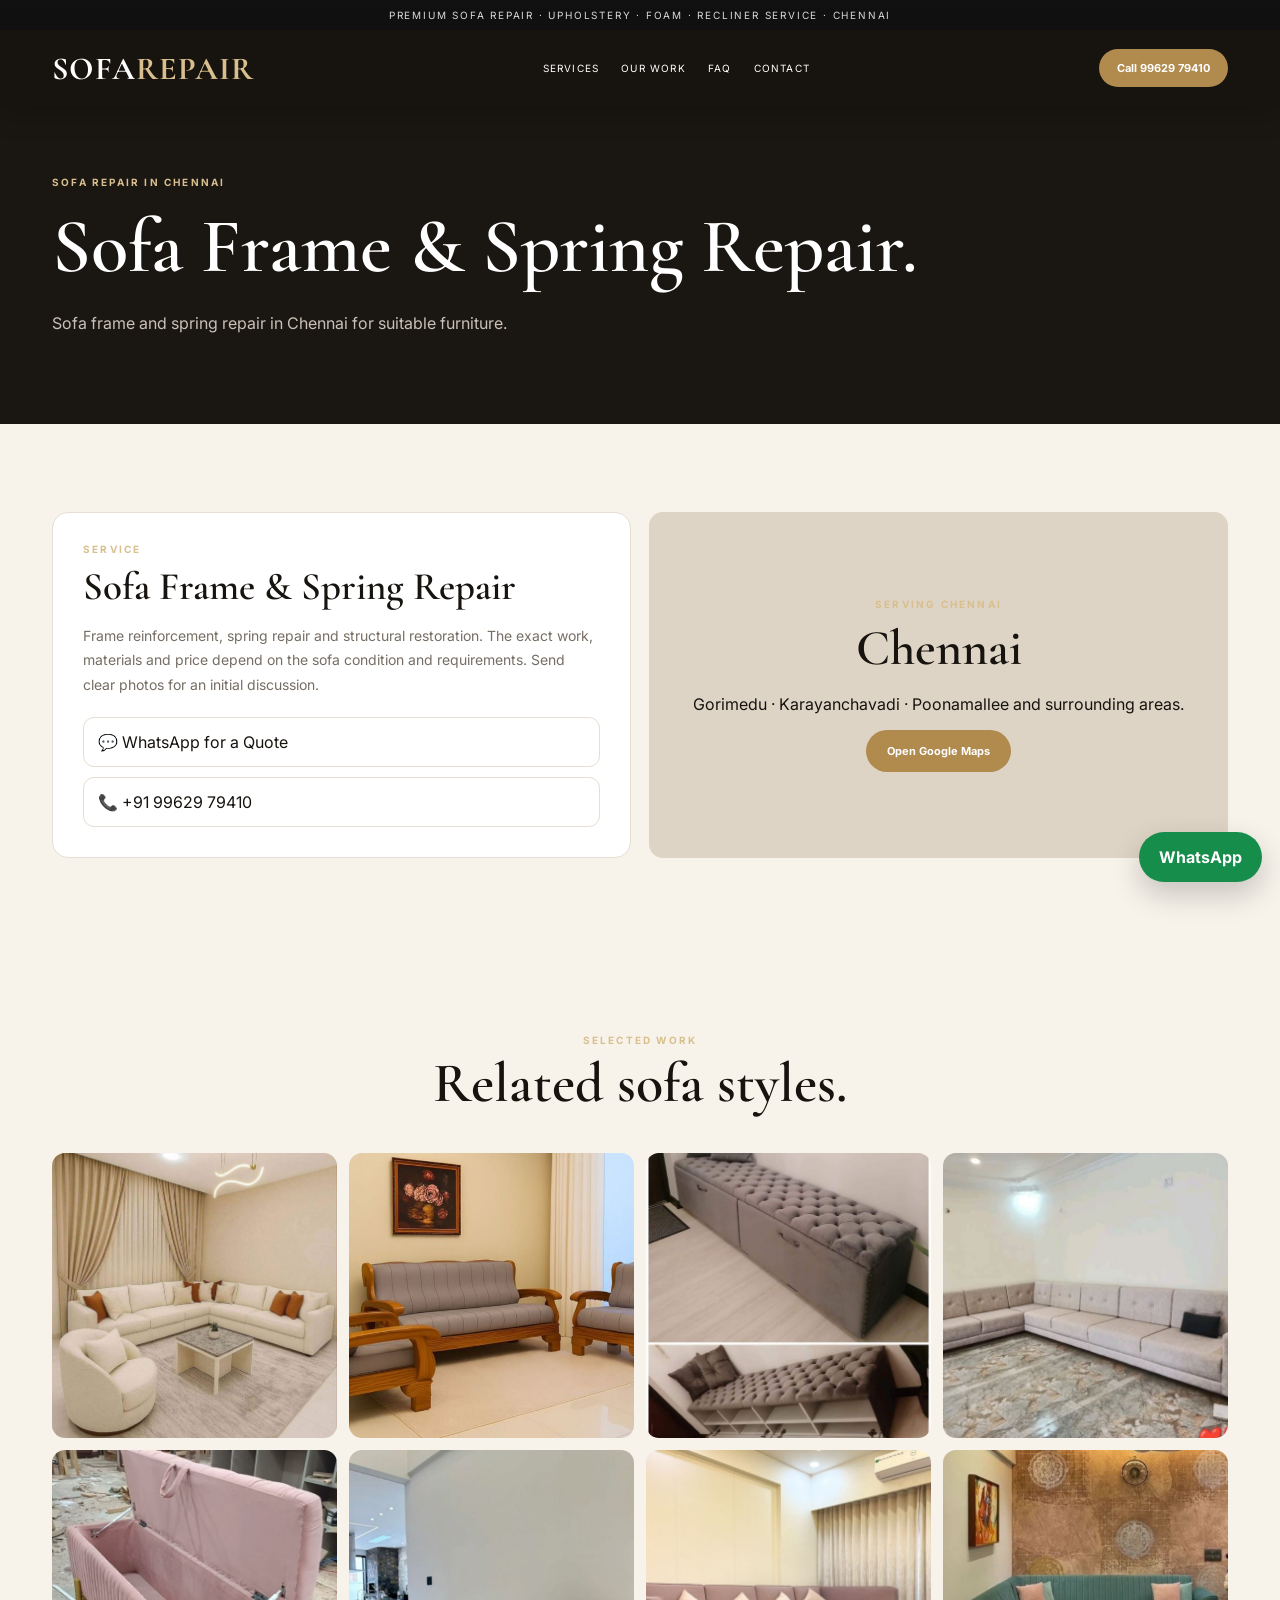
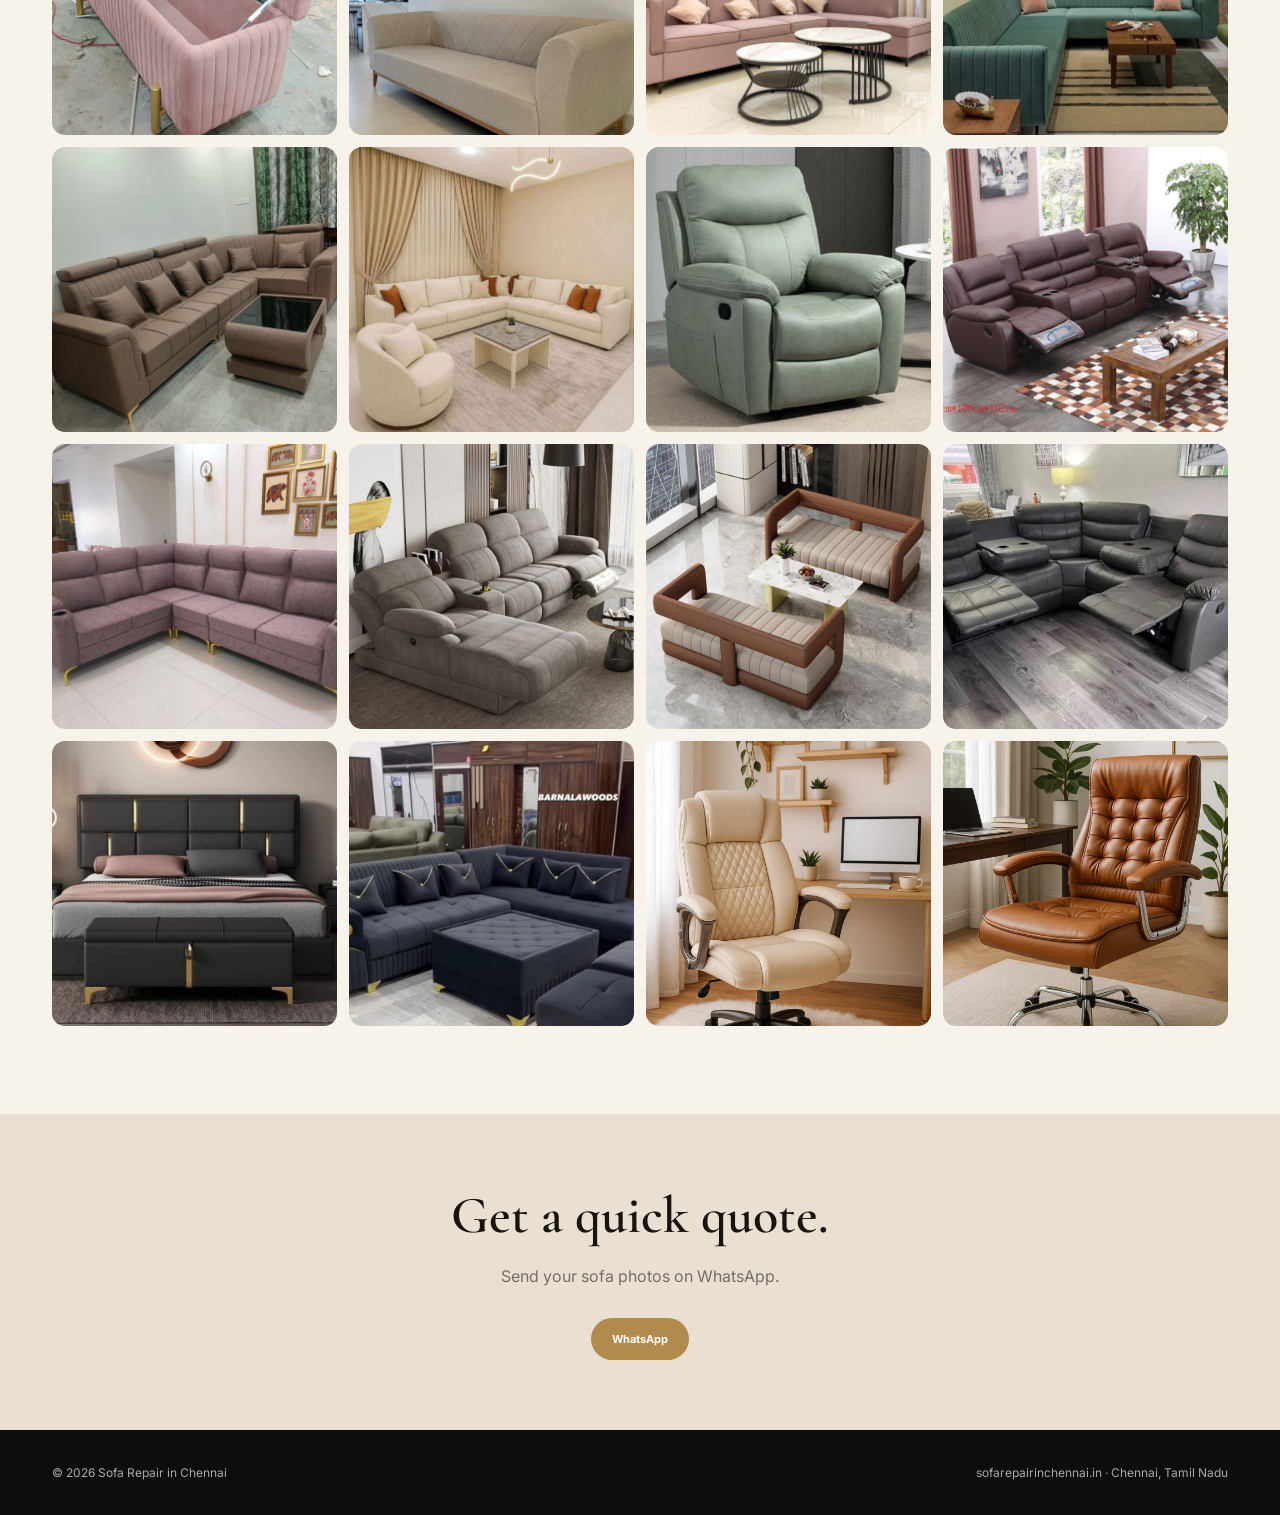
<file: sofa-frame-repair-chennai.html>
<!doctype html><html lang="en-IN"><head>
<meta charset="utf-8"><meta name="viewport" content="width=device-width,initial-scale=1">
<title>Sofa Frame & Spring Repair in Chennai | Sofa Repair in Chennai</title><meta name="description" content="Sofa frame and spring repair in Chennai for suitable furniture.">
<meta name="robots" content="index,follow,max-image-preview:large"><link rel="canonical" href="https://sofarepairinchennai.in/">
<link rel="preconnect" href="https://fonts.googleapis.com"><link rel="preconnect" href="https://fonts.gstatic.com" crossorigin>
<link href="https://fonts.googleapis.com/css2?family=Cormorant+Garamond:wght@500;600;700&family=Inter:wght@400;500;600;700&display=swap" rel="stylesheet">
<link rel="stylesheet" href="style.css"><script type="application/ld+json">{
"@context":"https://schema.org","@type":"LocalBusiness","@id":"https://sofarepairinchennai.in/#business",
"name":"Sofa Repair in Chennai","url":"https://sofarepairinchennai.in/","telephone":"+919962979410",
"image":"https://sofarepairinchennai.in/images/01-luxury-sofa-upholstery-chennai.jpg",
"description":"Premium sofa repair, sofa upholstery, foam refilling, L-shape sofa repair, recliner repair, frame and spring repair in Chennai.",
"address":{"@type":"PostalAddress","streetAddress":"Chandbasha 2nd Street, Paapa Beedargah, 2nd St, Gorimedu, Karayanchavadi, Poonamallee","addressLocality":"Chennai","addressRegion":"Tamil Nadu","postalCode":"600056","addressCountry":"IN"},
"areaServed":[{"@type":"City","name":"Chennai"},{"@type":"AdministrativeArea","name":"Tamil Nadu"}],
"contactPoint":{"@type":"ContactPoint","telephone":"+919962979410","contactType":"customer service","availableLanguage":["English","Tamil"]},
"sameAs":["https://maps.app.goo.gl/uTN4GdARNYLn6QWq8"]
}</script>
</head><body>
<div class="top">Premium Sofa Repair · Upholstery · Foam · Recliner Service · Chennai</div>
<header><div class="wrap nav"><a class="logo" href="index.html">SOFA<span>REPAIR</span></a>
<nav class="links"><a href="index.html#services">Services</a><a href="gallery.html">Our Work</a><a href="index.html#faq">FAQ</a><a href="contact.html">Contact</a></nav>
<a class="navbtn" href="tel:+919962979410">Call 99629 79410</a></div></header>
<main><section class="page-hero"><div class="wrap"><div class="kicker">Sofa Repair in Chennai</div><h1>Sofa Frame & Spring Repair.</h1><p>Sofa frame and spring repair in Chennai for suitable furniture.</p></div></section>
<section><div class="wrap contact"><div class="contact-box"><div class="kicker">Service</div><h3>Sofa Frame & Spring Repair</h3><p>Frame reinforcement, spring repair and structural restoration. The exact work, materials and price depend on the sofa condition and requirements. Send clear photos for an initial discussion.</p><div class="contact-links"><a href="https://wa.me/919962979410?text=Hello%20Sofa%20Repair%20in%20Chennai%2C%20I%20need%20Sofa%20Frame%20&%20Spring%20Repair.">💬 WhatsApp for a Quote</a><a href="tel:+919962979410">📞 +91 99629 79410</a></div></div><div class="mapbox"><div><div class="kicker">Serving Chennai</div><h3>Chennai</h3><p>Gorimedu · Karayanchavadi · Poonamallee and surrounding areas.</p><a class="btn gold" href="https://maps.app.goo.gl/uTN4GdARNYLn6QWq8" target="_blank" rel="noopener">Open Google Maps</a></div></div></div></section>
<section><div class="wrap"><div class="head"><div class="kicker">Selected work</div><h2>Related sofa styles.</h2></div><div class="gallery"><a class="gallery-card" href="01-luxury-sofa-upholstery-chennai.jpg" target="_blank">
      <img src="10-sofa-frame-repair-chennai.jpg" alt="Luxury Sofa Upholstery Chennai" loading="lazy">
    </a>
<a class="gallery-card" href="02-premium-sofa-repair-chennai.jpg" target="_blank">
      <img src="02-premium-sofa-repair-chennai.jpg" alt="Premium Sofa Repair Chennai" loading="lazy">
    </a>
<a class="gallery-card" href="03-l-shape-sofa-repair-chennai.jpg" target="_blank">
      <img src="03-l-shape-sofa-repair-chennai.jpg" alt="L Shape Sofa Repair Chennai" loading="lazy">
    </a>
<a class="gallery-card" href="04-modern-sofa-restoration-chennai.jpg" target="_blank">
      <img src="04-modern-sofa-restoration-chennai.jpg" alt="Modern Sofa Restoration Chennai" loading="lazy">
    </a>
<a class="gallery-card" href="05-sectional-sofa-upholstery-chennai.jpg" target="_blank">
      <img src="05-sectional-sofa-upholstery-chennai.jpg" alt="Sectional Sofa Upholstery Chennai" loading="lazy">
    </a>
<a class="gallery-card" href="06-recliner-sofa-repair-chennai.jpg" target="_blank">
      <img src="06-recliner-sofa-repair-chennai.jpg" alt="Recliner Sofa Repair Chennai" loading="lazy">
    </a>
<a class="gallery-card" href="07-premium-sofa-set-chennai.jpg" target="_blank">
      <img src="07-premium-sofa-set-chennai.jpg" alt="Premium Sofa Set Chennai" loading="lazy">
    </a>
<a class="gallery-card" href="08-custom-sofa-upholstery-chennai.jpg" target="_blank">
      <img src="08-custom-sofa-upholstery-chennai.jpg" alt="Custom Sofa Upholstery Chennai" loading="lazy">
    </a>
<a class="gallery-card" href="09-sofa-cushion-restoration-chennai.jpg" target="_blank">
      <img src="09-sofa-cushion-restoration-chennai.jpg" alt="Sofa Cushion Restoration Chennai" loading="lazy">
    </a>
<a class="gallery-card" href="10-sofa-frame-repair-chennai.jpg" target="_blank">
      <img src="10-sofa-frame-repair-chennai.jpg" alt="Sofa Frame Repair Chennai" loading="lazy">
    </a>
<a class="gallery-card" href="11-sofa-foam-refilling-chennai.jpg" target="_blank">
      <img src="11-sofa-foam-refilling-chennai.jpg" alt="Sofa Foam Refilling Chennai" loading="lazy">
    </a>
<a class="gallery-card" href="12-corner-sofa-restoration-chennai.jpg" target="_blank">
      <img src="12-corner-sofa-restoration-chennai.jpg" alt="Corner Sofa Restoration Chennai" loading="lazy">
    </a>
<a class="gallery-card" href="13-designer-sofa-work-chennai.jpg" target="_blank">
      <img src="13-designer-sofa-work-chennai.jpg" alt="Designer Sofa Work Chennai" loading="lazy">
    </a>
<a class="gallery-card" href="14-recliner-repair-chennai.jpg" target="_blank">
      <img src="14-recliner-repair-chennai.jpg" alt="Recliner Repair Chennai" loading="lazy">
    </a>
<a class="gallery-card" href="15-furniture-upholstery-chennai.jpg" target="_blank">
      <img src="15-furniture-upholstery-chennai.jpg" alt="Furniture Upholstery Chennai" loading="lazy">
    </a>
<a class="gallery-card" href="16-leather-sofa-restoration-chennai.jpg" target="_blank">
      <img src="16-leather-sofa-restoration-chennai.jpg" alt="Leather Sofa Restoration Chennai" loading="lazy">
    </a>
<a class="gallery-card" href="17-family-sofa-set-chennai.jpg" target="_blank">
      <img src="17-family-sofa-set-chennai.jpg" alt="Family Sofa Set Chennai" loading="lazy">
    </a>
<a class="gallery-card" href="18-premium-sectional-sofa-chennai.jpg" target="_blank">
      <img src="18-premium-sectional-sofa-chennai.jpg" alt="Premium Sectional Sofa Chennai" loading="lazy">
    </a>
<a class="gallery-card" href="19-custom-sofa-work-chennai.jpg" target="_blank">
      <img src="19-custom-sofa-work-chennai.jpg" alt="Custom Sofa Work Chennai" loading="lazy">
    </a>
<a class="gallery-card" href="20-sofa-restoration-work-chennai.jpg" target="_blank">
      <img src="20-sofa-restoration-work-chennai.jpg" alt="Sofa Restoration Work Chennai" loading="lazy">
    </a></div></div></section>
<section class="cta"><h2>Get a quick quote.</h2><p>Send your sofa photos on WhatsApp.</p><div class="actions"><a class="btn gold" href="https://wa.me/919962979410?text=Hello%20Sofa%20Repair%20in%20Chennai%2C%20I%20would%20like%20a%20quote.">WhatsApp</a></div></section></main><footer><div class="wrap foot"><div>© 2026 Sofa Repair in Chennai</div><div>sofarepairinchennai.in · Chennai, Tamil Nadu</div></div></footer>
<a class="wa" href="https://wa.me/919962979410?text=Hello%20Sofa%20Repair%20in%20Chennai%2C%20I%20would%20like%20a%20quote.">WhatsApp</a></body></html>
</file>
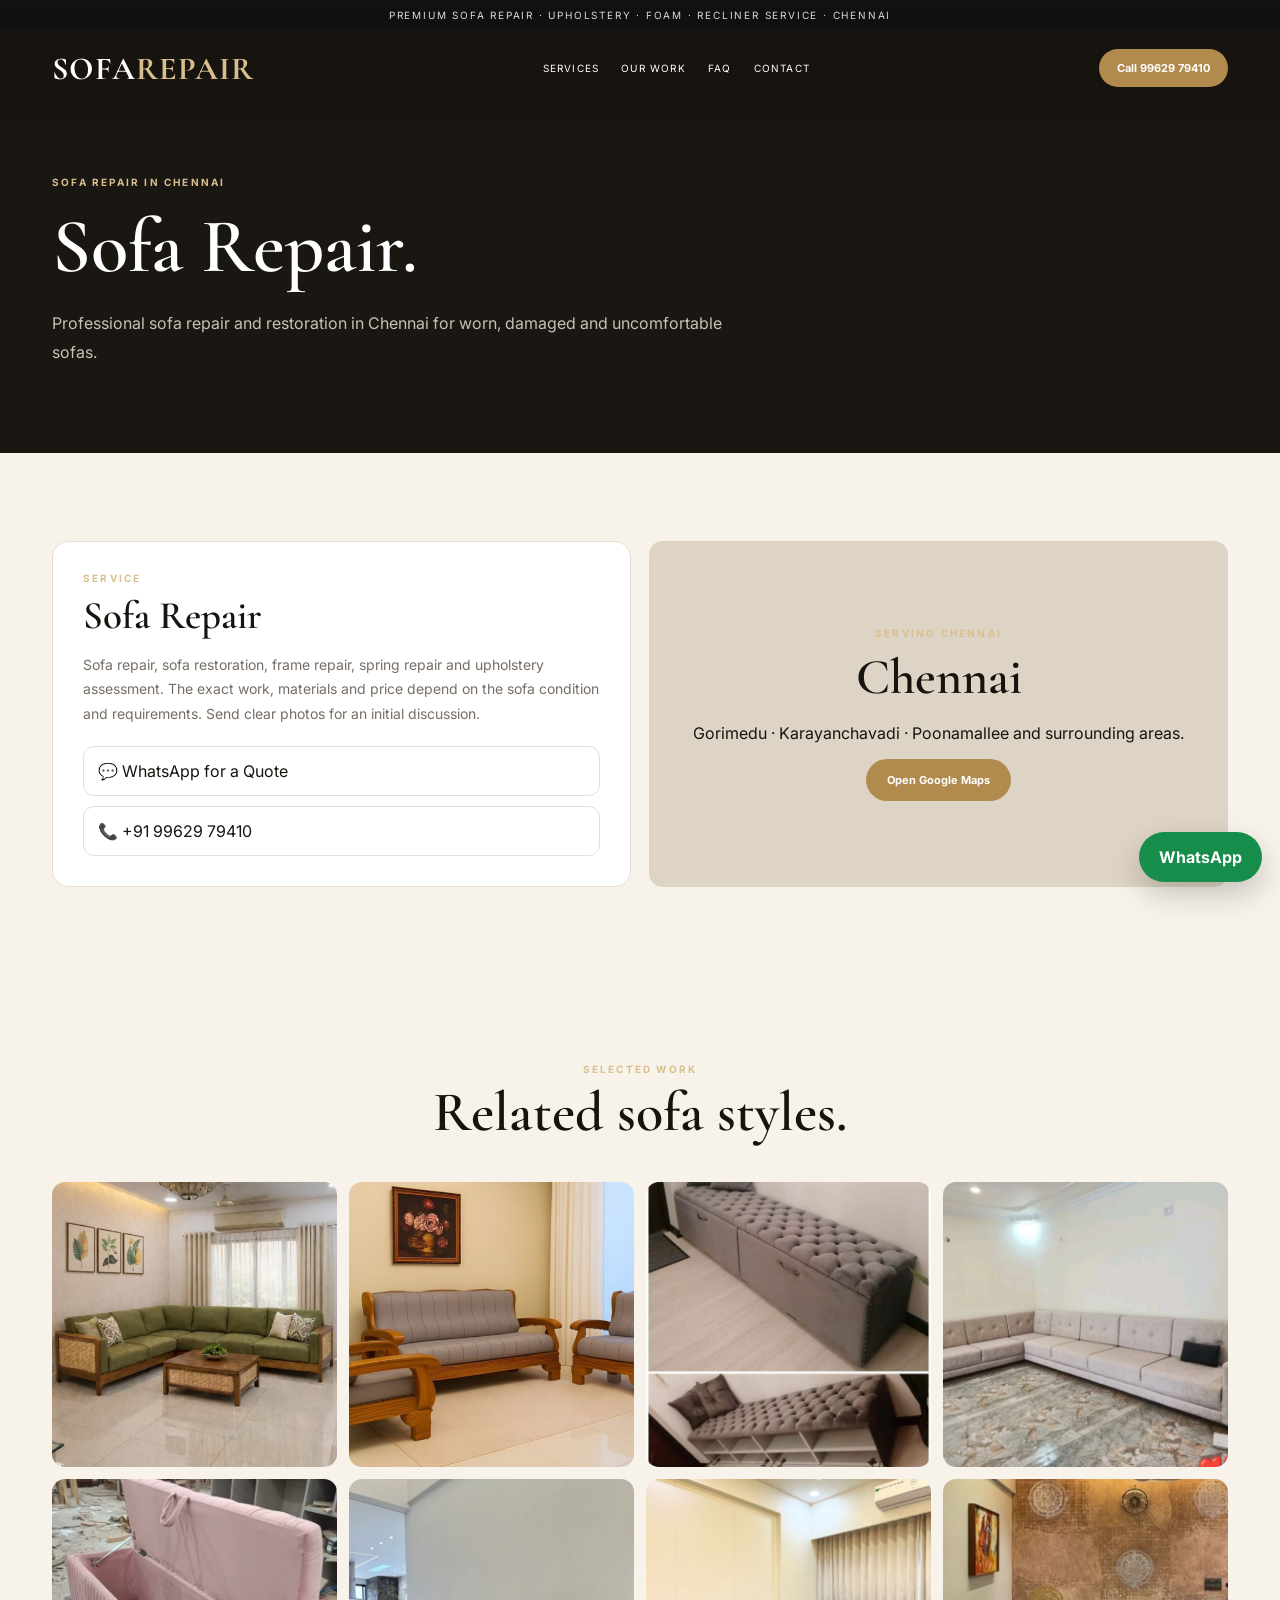
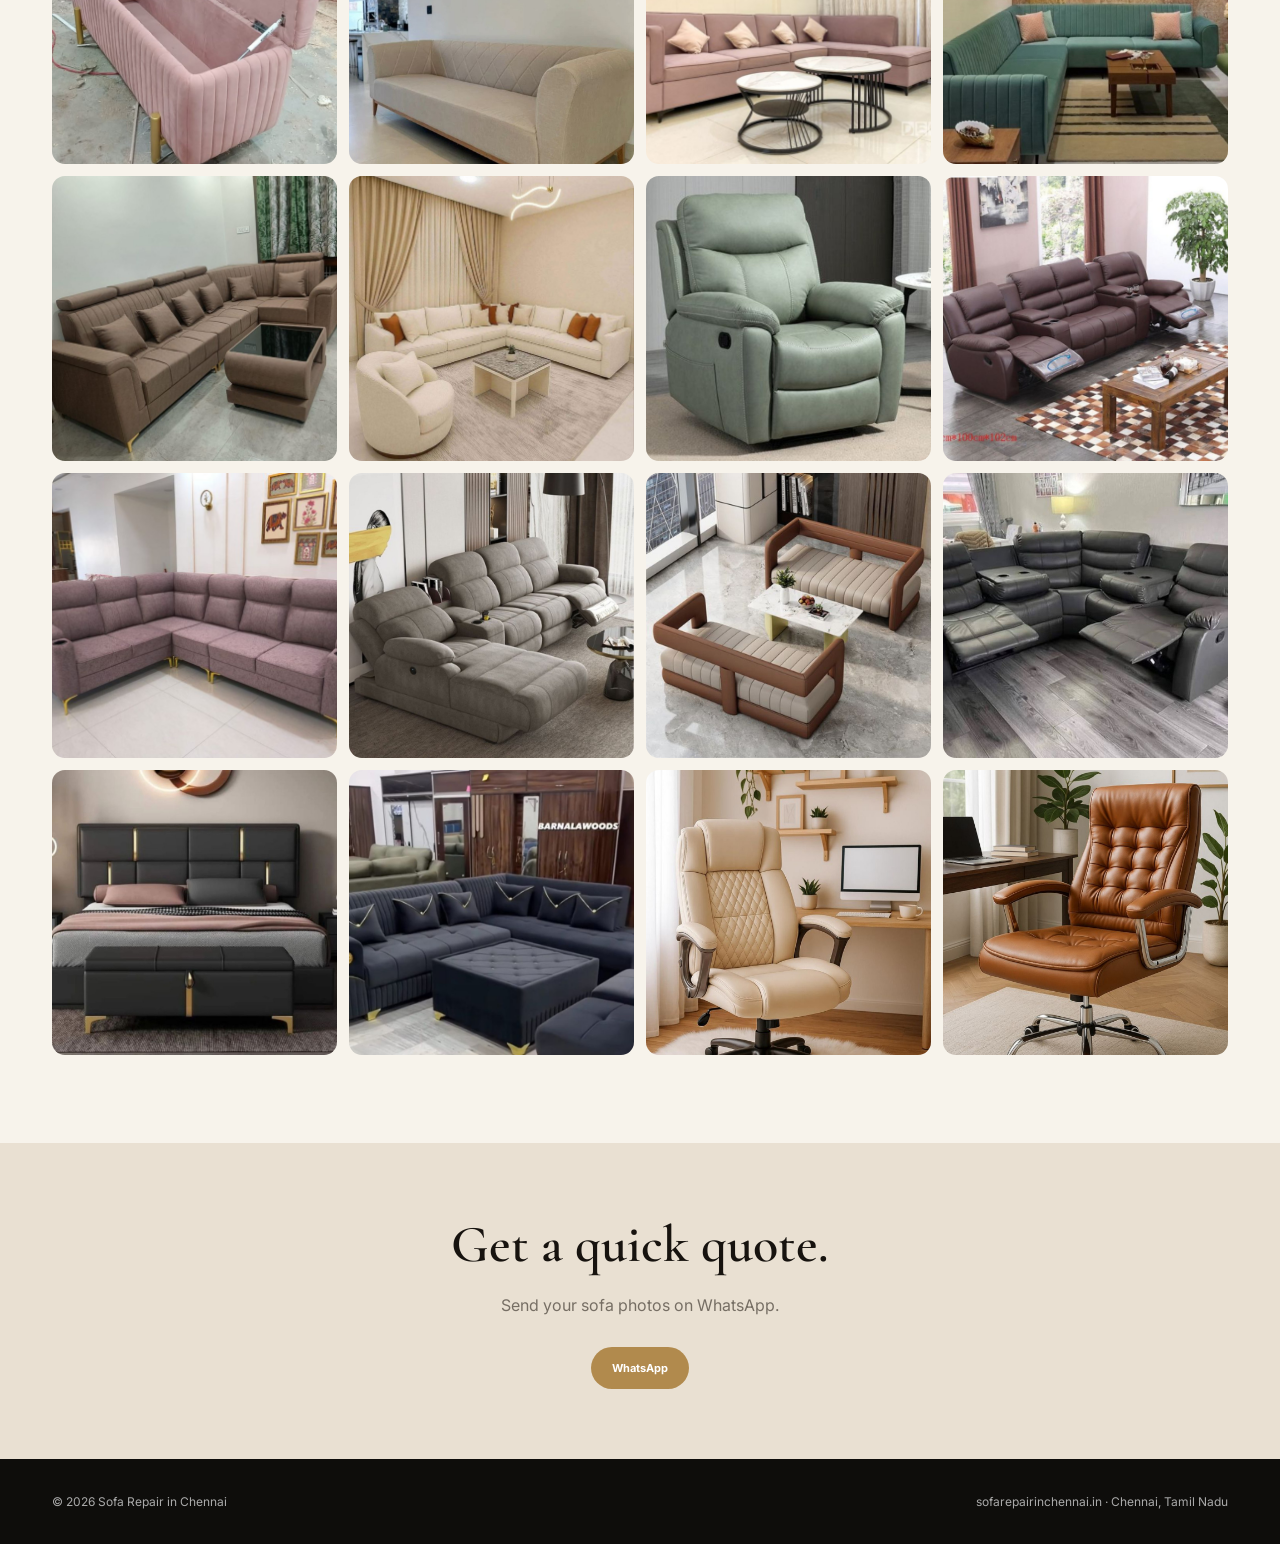
<file: sofa-repair-chennai.html>
<!doctype html><html lang="en-IN"><head>
<meta charset="utf-8"><meta name="viewport" content="width=device-width,initial-scale=1">
<title>Sofa Repair in Chennai | Sofa Repair in Chennai</title><meta name="description" content="Professional sofa repair and restoration in Chennai for worn, damaged and uncomfortable sofas.">
<meta name="robots" content="index,follow,max-image-preview:large"><link rel="canonical" href="https://sofarepairinchennai.in/">
<link rel="preconnect" href="https://fonts.googleapis.com"><link rel="preconnect" href="https://fonts.gstatic.com" crossorigin>
<link href="https://fonts.googleapis.com/css2?family=Cormorant+Garamond:wght@500;600;700&family=Inter:wght@400;500;600;700&display=swap" rel="stylesheet">
<link rel="stylesheet" href="style.css"><script type="application/ld+json">{
"@context":"https://schema.org","@type":"LocalBusiness","@id":"https://sofarepairinchennai.in/#business",
"name":"Sofa Repair in Chennai","url":"https://sofarepairinchennai.in/","telephone":"+919962979410",
"image":"https://sofarepairinchennai.in/images/01-luxury-sofa-upholstery-chennai.jpg",
"description":"Premium sofa repair, sofa upholstery, foam refilling, L-shape sofa repair, recliner repair, frame and spring repair in Chennai.",
"address":{"@type":"PostalAddress","streetAddress":"Chandbasha 2nd Street, Paapa Beedargah, 2nd St, Gorimedu, Karayanchavadi, Poonamallee","addressLocality":"Chennai","addressRegion":"Tamil Nadu","postalCode":"600056","addressCountry":"IN"},
"areaServed":[{"@type":"City","name":"Chennai"},{"@type":"AdministrativeArea","name":"Tamil Nadu"}],
"contactPoint":{"@type":"ContactPoint","telephone":"+919962979410","contactType":"customer service","availableLanguage":["English","Tamil"]},
"sameAs":["https://maps.app.goo.gl/uTN4GdARNYLn6QWq8"]
}</script>
</head><body>
<div class="top">Premium Sofa Repair · Upholstery · Foam · Recliner Service · Chennai</div>
<header><div class="wrap nav"><a class="logo" href="index.html">SOFA<span>REPAIR</span></a>
<nav class="links"><a href="index.html#services">Services</a><a href="gallery.html">Our Work</a><a href="index.html#faq">FAQ</a><a href="contact.html">Contact</a></nav>
<a class="navbtn" href="tel:+919962979410">Call 99629 79410</a></div></header>
<main><section class="page-hero"><div class="wrap"><div class="kicker">Sofa Repair in Chennai</div><h1>Sofa Repair.</h1><p>Professional sofa repair and restoration in Chennai for worn, damaged and uncomfortable sofas.</p></div></section>
<section><div class="wrap contact"><div class="contact-box"><div class="kicker">Service</div><h3>Sofa Repair</h3><p>Sofa repair, sofa restoration, frame repair, spring repair and upholstery assessment. The exact work, materials and price depend on the sofa condition and requirements. Send clear photos for an initial discussion.</p><div class="contact-links"><a href="https://wa.me/919962979410?text=Hello%20Sofa%20Repair%20in%20Chennai%2C%20I%20need%20Sofa%20Repair.">💬 WhatsApp for a Quote</a><a href="tel:+919962979410">📞 +91 99629 79410</a></div></div><div class="mapbox"><div><div class="kicker">Serving Chennai</div><h3>Chennai</h3><p>Gorimedu · Karayanchavadi · Poonamallee and surrounding areas.</p><a class="btn gold" href="https://maps.app.goo.gl/uTN4GdARNYLn6QWq8" target="_blank" rel="noopener">Open Google Maps</a></div></div></div></section>
<section><div class="wrap"><div class="head"><div class="kicker">Selected work</div><h2>Related sofa styles.</h2></div><div class="gallery"><a class="gallery-card" href="01-luxury-sofa-upholstery-chennai.jpg" target="_blank">
      <img src="01-luxury-sofa-upholstery-chennai.jpg" alt="Luxury Sofa Upholstery Chennai" loading="lazy">
    </a>
<a class="gallery-card" href="02-premium-sofa-repair-chennai.jpg" target="_blank">
      <img src="02-premium-sofa-repair-chennai.jpg" alt="Premium Sofa Repair Chennai" loading="lazy">
    </a>
<a class="gallery-card" href="03-l-shape-sofa-repair-chennai.jpg" target="_blank">
      <img src="03-l-shape-sofa-repair-chennai.jpg" alt="L Shape Sofa Repair Chennai" loading="lazy">
    </a>
<a class="gallery-card" href="04-modern-sofa-restoration-chennai.jpg" target="_blank">
      <img src="04-modern-sofa-restoration-chennai.jpg" alt="Modern Sofa Restoration Chennai" loading="lazy">
    </a>
<a class="gallery-card" href="05-sectional-sofa-upholstery-chennai.jpg" target="_blank">
      <img src="05-sectional-sofa-upholstery-chennai.jpg" alt="Sectional Sofa Upholstery Chennai" loading="lazy">
    </a>
<a class="gallery-card" href="06-recliner-sofa-repair-chennai.jpg" target="_blank">
      <img src="06-recliner-sofa-repair-chennai.jpg" alt="Recliner Sofa Repair Chennai" loading="lazy">
    </a>
<a class="gallery-card" href="07-premium-sofa-set-chennai.jpg" target="_blank">
      <img src="07-premium-sofa-set-chennai.jpg" alt="Premium Sofa Set Chennai" loading="lazy">
    </a>
<a class="gallery-card" href="08-custom-sofa-upholstery-chennai.jpg" target="_blank">
      <img src="08-custom-sofa-upholstery-chennai.jpg" alt="Custom Sofa Upholstery Chennai" loading="lazy">
    </a>
<a class="gallery-card" href="09-sofa-cushion-restoration-chennai.jpg" target="_blank">
      <img src="09-sofa-cushion-restoration-chennai.jpg" alt="Sofa Cushion Restoration Chennai" loading="lazy">
    </a>
<a class="gallery-card" href="10-sofa-frame-repair-chennai.jpg" target="_blank">
      <img src="10-sofa-frame-repair-chennai.jpg" alt="Sofa Frame Repair Chennai" loading="lazy">
    </a>
<a class="gallery-card" href="11-sofa-foam-refilling-chennai.jpg" target="_blank">
      <img src="11-sofa-foam-refilling-chennai.jpg" alt="Sofa Foam Refilling Chennai" loading="lazy">
    </a>
<a class="gallery-card" href="12-corner-sofa-restoration-chennai.jpg" target="_blank">
      <img src="12-corner-sofa-restoration-chennai.jpg" alt="Corner Sofa Restoration Chennai" loading="lazy">
    </a>
<a class="gallery-card" href="13-designer-sofa-work-chennai.jpg" target="_blank">
      <img src="13-designer-sofa-work-chennai.jpg" alt="Designer Sofa Work Chennai" loading="lazy">
    </a>
<a class="gallery-card" href="14-recliner-repair-chennai.jpg" target="_blank">
      <img src="14-recliner-repair-chennai.jpg" alt="Recliner Repair Chennai" loading="lazy">
    </a>
<a class="gallery-card" href="15-furniture-upholstery-chennai.jpg" target="_blank">
      <img src="15-furniture-upholstery-chennai.jpg" alt="Furniture Upholstery Chennai" loading="lazy">
    </a>
<a class="gallery-card" href="16-leather-sofa-restoration-chennai.jpg" target="_blank">
      <img src="16-leather-sofa-restoration-chennai.jpg" alt="Leather Sofa Restoration Chennai" loading="lazy">
    </a>
<a class="gallery-card" href="17-family-sofa-set-chennai.jpg" target="_blank">
      <img src="17-family-sofa-set-chennai.jpg" alt="Family Sofa Set Chennai" loading="lazy">
    </a>
<a class="gallery-card" href="18-premium-sectional-sofa-chennai.jpg" target="_blank">
      <img src="18-premium-sectional-sofa-chennai.jpg" alt="Premium Sectional Sofa Chennai" loading="lazy">
    </a>
<a class="gallery-card" href="19-custom-sofa-work-chennai.jpg" target="_blank">
      <img src="19-custom-sofa-work-chennai.jpg" alt="Custom Sofa Work Chennai" loading="lazy">
    </a>
<a class="gallery-card" href="20-sofa-restoration-work-chennai.jpg" target="_blank">
      <img src="20-sofa-restoration-work-chennai.jpg" alt="Sofa Restoration Work Chennai" loading="lazy">
    </a></div></div></section>
<section class="cta"><h2>Get a quick quote.</h2><p>Send your sofa photos on WhatsApp.</p><div class="actions"><a class="btn gold" href="https://wa.me/919962979410?text=Hello%20Sofa%20Repair%20in%20Chennai%2C%20I%20would%20like%20a%20quote.">WhatsApp</a></div></section></main><footer><div class="wrap foot"><div>© 2026 Sofa Repair in Chennai</div><div>sofarepairinchennai.in · Chennai, Tamil Nadu</div></div></footer>
<a class="wa" href="https://wa.me/919962979410?text=Hello%20Sofa%20Repair%20in%20Chennai%2C%20I%20would%20like%20a%20quote.">WhatsApp</a></body></html>
</file>
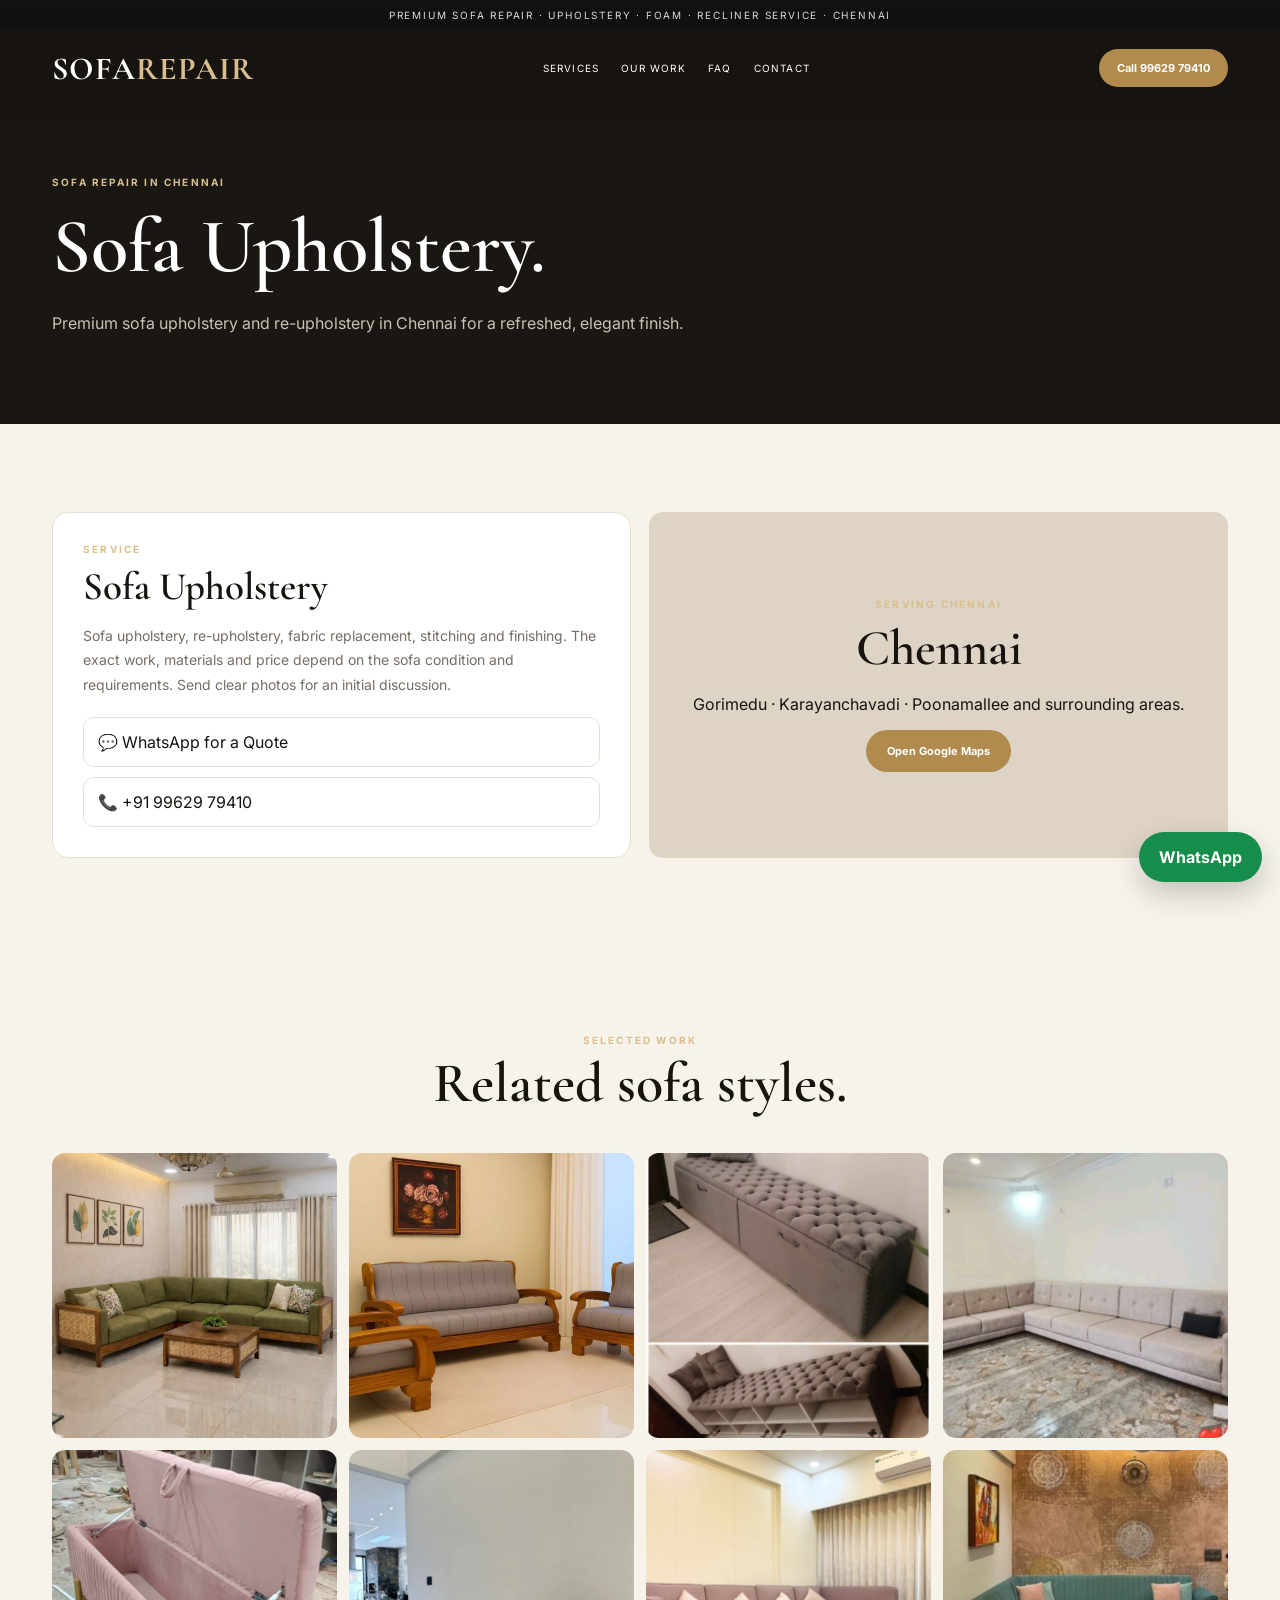
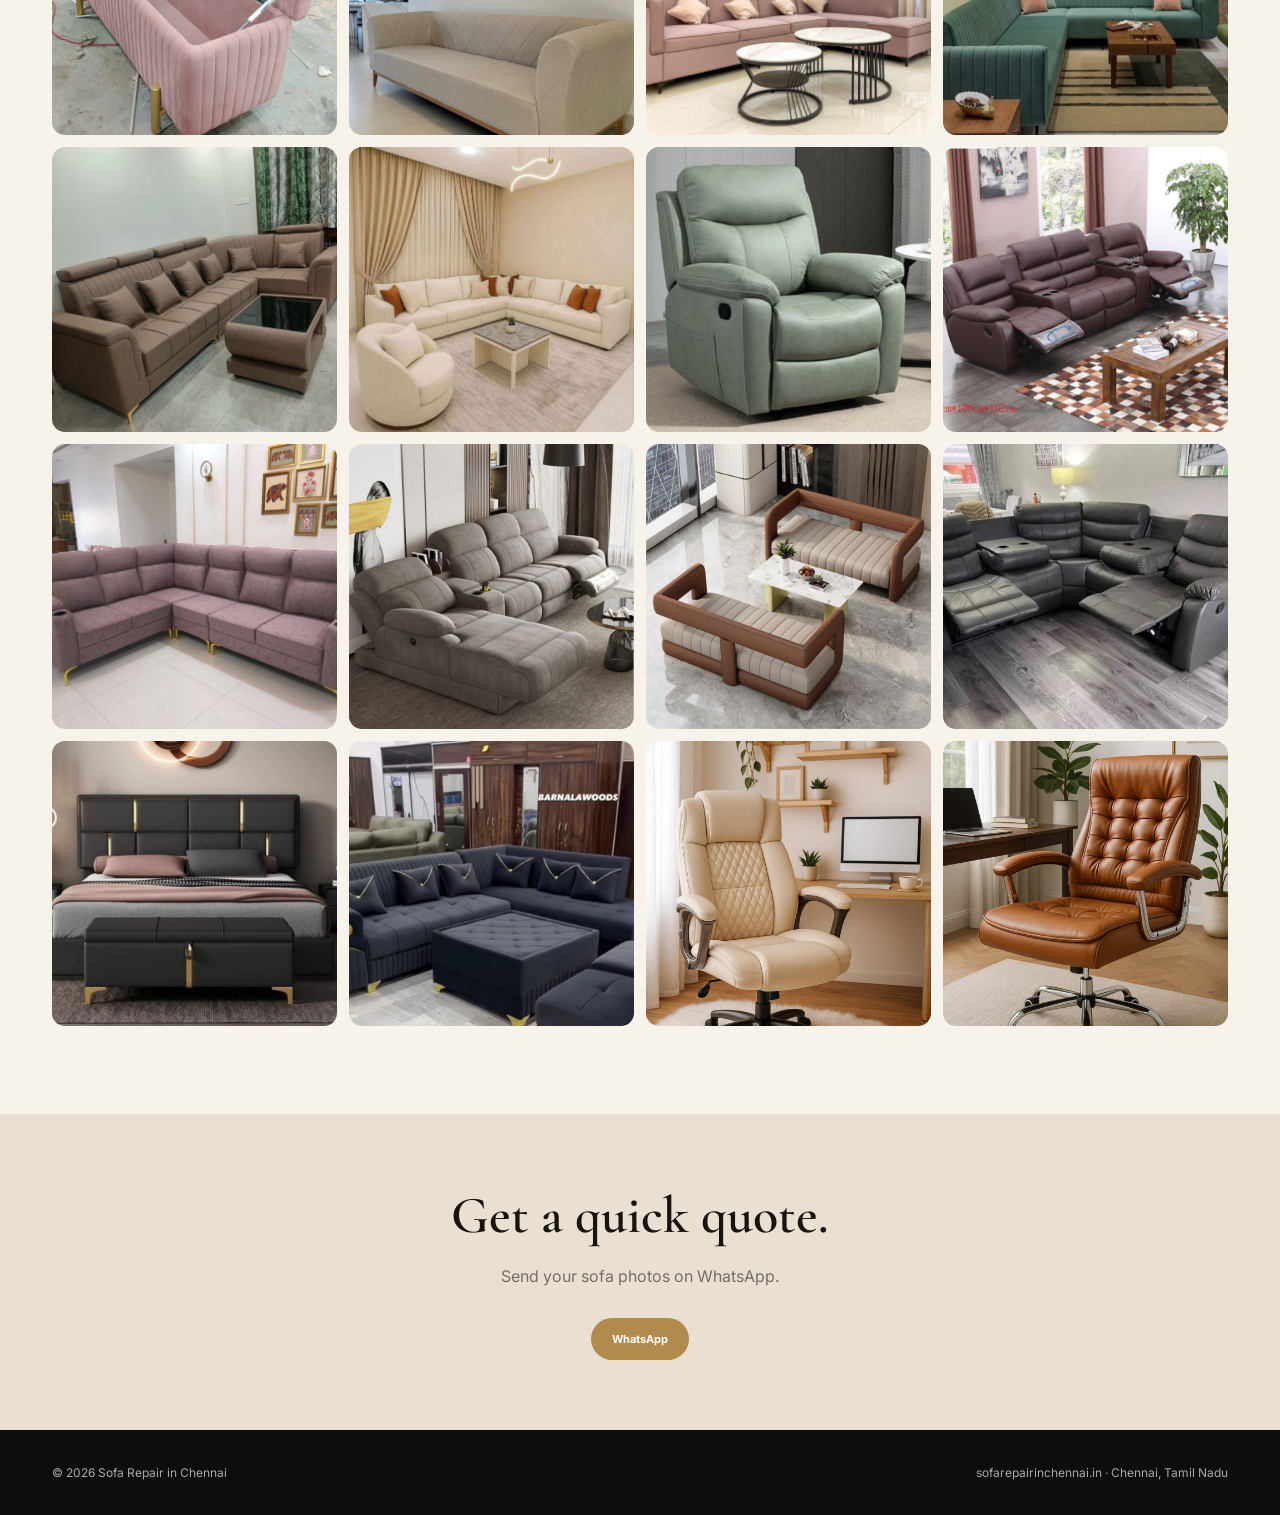
<file: sofa-upholstery-chennai.html>
<!doctype html><html lang="en-IN"><head>
<meta charset="utf-8"><meta name="viewport" content="width=device-width,initial-scale=1">
<title>Sofa Upholstery in Chennai | Sofa Repair in Chennai</title><meta name="description" content="Premium sofa upholstery and re-upholstery in Chennai for a refreshed, elegant finish.">
<meta name="robots" content="index,follow,max-image-preview:large"><link rel="canonical" href="https://sofarepairinchennai.in/">
<link rel="preconnect" href="https://fonts.googleapis.com"><link rel="preconnect" href="https://fonts.gstatic.com" crossorigin>
<link href="https://fonts.googleapis.com/css2?family=Cormorant+Garamond:wght@500;600;700&family=Inter:wght@400;500;600;700&display=swap" rel="stylesheet">
<link rel="stylesheet" href="style.css"><script type="application/ld+json">{
"@context":"https://schema.org","@type":"LocalBusiness","@id":"https://sofarepairinchennai.in/#business",
"name":"Sofa Repair in Chennai","url":"https://sofarepairinchennai.in/","telephone":"+919962979410",
"image":"https://sofarepairinchennai.in/images/01-luxury-sofa-upholstery-chennai.jpg",
"description":"Premium sofa repair, sofa upholstery, foam refilling, L-shape sofa repair, recliner repair, frame and spring repair in Chennai.",
"address":{"@type":"PostalAddress","streetAddress":"Chandbasha 2nd Street, Paapa Beedargah, 2nd St, Gorimedu, Karayanchavadi, Poonamallee","addressLocality":"Chennai","addressRegion":"Tamil Nadu","postalCode":"600056","addressCountry":"IN"},
"areaServed":[{"@type":"City","name":"Chennai"},{"@type":"AdministrativeArea","name":"Tamil Nadu"}],
"contactPoint":{"@type":"ContactPoint","telephone":"+919962979410","contactType":"customer service","availableLanguage":["English","Tamil"]},
"sameAs":["https://maps.app.goo.gl/uTN4GdARNYLn6QWq8"]
}</script>
</head><body>
<div class="top">Premium Sofa Repair · Upholstery · Foam · Recliner Service · Chennai</div>
<header><div class="wrap nav"><a class="logo" href="index.html">SOFA<span>REPAIR</span></a>
<nav class="links"><a href="index.html#services">Services</a><a href="gallery.html">Our Work</a><a href="index.html#faq">FAQ</a><a href="contact.html">Contact</a></nav>
<a class="navbtn" href="tel:+919962979410">Call 99629 79410</a></div></header>
<main><section class="page-hero"><div class="wrap"><div class="kicker">Sofa Repair in Chennai</div><h1>Sofa Upholstery.</h1><p>Premium sofa upholstery and re-upholstery in Chennai for a refreshed, elegant finish.</p></div></section>
<section><div class="wrap contact"><div class="contact-box"><div class="kicker">Service</div><h3>Sofa Upholstery</h3><p>Sofa upholstery, re-upholstery, fabric replacement, stitching and finishing. The exact work, materials and price depend on the sofa condition and requirements. Send clear photos for an initial discussion.</p><div class="contact-links"><a href="https://wa.me/919962979410?text=Hello%20Sofa%20Repair%20in%20Chennai%2C%20I%20need%20Sofa%20Upholstery.">💬 WhatsApp for a Quote</a><a href="tel:+919962979410">📞 +91 99629 79410</a></div></div><div class="mapbox"><div><div class="kicker">Serving Chennai</div><h3>Chennai</h3><p>Gorimedu · Karayanchavadi · Poonamallee and surrounding areas.</p><a class="btn gold" href="https://maps.app.goo.gl/uTN4GdARNYLn6QWq8" target="_blank" rel="noopener">Open Google Maps</a></div></div></div></section>
<section><div class="wrap"><div class="head"><div class="kicker">Selected work</div><h2>Related sofa styles.</h2></div><div class="gallery"><a class="gallery-card" href="01-luxury-sofa-upholstery-chennai.jpg" target="_blank">
      <img src="01-luxury-sofa-upholstery-chennai.jpg" alt="Luxury Sofa Upholstery Chennai" loading="lazy">
    </a>
<a class="gallery-card" href="02-premium-sofa-repair-chennai.jpg" target="_blank">
      <img src="02-premium-sofa-repair-chennai.jpg" alt="Premium Sofa Repair Chennai" loading="lazy">
    </a>
<a class="gallery-card" href="03-l-shape-sofa-repair-chennai.jpg" target="_blank">
      <img src="03-l-shape-sofa-repair-chennai.jpg" alt="L Shape Sofa Repair Chennai" loading="lazy">
    </a>
<a class="gallery-card" href="04-modern-sofa-restoration-chennai.jpg" target="_blank">
      <img src="04-modern-sofa-restoration-chennai.jpg" alt="Modern Sofa Restoration Chennai" loading="lazy">
    </a>
<a class="gallery-card" href="05-sectional-sofa-upholstery-chennai.jpg" target="_blank">
      <img src="05-sectional-sofa-upholstery-chennai.jpg" alt="Sectional Sofa Upholstery Chennai" loading="lazy">
    </a>
<a class="gallery-card" href="06-recliner-sofa-repair-chennai.jpg" target="_blank">
      <img src="06-recliner-sofa-repair-chennai.jpg" alt="Recliner Sofa Repair Chennai" loading="lazy">
    </a>
<a class="gallery-card" href="07-premium-sofa-set-chennai.jpg" target="_blank">
      <img src="07-premium-sofa-set-chennai.jpg" alt="Premium Sofa Set Chennai" loading="lazy">
    </a>
<a class="gallery-card" href="08-custom-sofa-upholstery-chennai.jpg" target="_blank">
      <img src="08-custom-sofa-upholstery-chennai.jpg" alt="Custom Sofa Upholstery Chennai" loading="lazy">
    </a>
<a class="gallery-card" href="09-sofa-cushion-restoration-chennai.jpg" target="_blank">
      <img src="09-sofa-cushion-restoration-chennai.jpg" alt="Sofa Cushion Restoration Chennai" loading="lazy">
    </a>
<a class="gallery-card" href="10-sofa-frame-repair-chennai.jpg" target="_blank">
      <img src="10-sofa-frame-repair-chennai.jpg" alt="Sofa Frame Repair Chennai" loading="lazy">
    </a>
<a class="gallery-card" href="11-sofa-foam-refilling-chennai.jpg" target="_blank">
      <img src="11-sofa-foam-refilling-chennai.jpg" alt="Sofa Foam Refilling Chennai" loading="lazy">
    </a>
<a class="gallery-card" href="12-corner-sofa-restoration-chennai.jpg" target="_blank">
      <img src="12-corner-sofa-restoration-chennai.jpg" alt="Corner Sofa Restoration Chennai" loading="lazy">
    </a>
<a class="gallery-card" href="13-designer-sofa-work-chennai.jpg" target="_blank">
      <img src="13-designer-sofa-work-chennai.jpg" alt="Designer Sofa Work Chennai" loading="lazy">
    </a>
<a class="gallery-card" href="14-recliner-repair-chennai.jpg" target="_blank">
      <img src="14-recliner-repair-chennai.jpg" alt="Recliner Repair Chennai" loading="lazy">
    </a>
<a class="gallery-card" href="15-furniture-upholstery-chennai.jpg" target="_blank">
      <img src="15-furniture-upholstery-chennai.jpg" alt="Furniture Upholstery Chennai" loading="lazy">
    </a>
<a class="gallery-card" href="16-leather-sofa-restoration-chennai.jpg" target="_blank">
      <img src="16-leather-sofa-restoration-chennai.jpg" alt="Leather Sofa Restoration Chennai" loading="lazy">
    </a>
<a class="gallery-card" href="17-family-sofa-set-chennai.jpg" target="_blank">
      <img src="17-family-sofa-set-chennai.jpg" alt="Family Sofa Set Chennai" loading="lazy">
    </a>
<a class="gallery-card" href="18-premium-sectional-sofa-chennai.jpg" target="_blank">
      <img src="18-premium-sectional-sofa-chennai.jpg" alt="Premium Sectional Sofa Chennai" loading="lazy">
    </a>
<a class="gallery-card" href="19-custom-sofa-work-chennai.jpg" target="_blank">
      <img src="19-custom-sofa-work-chennai.jpg" alt="Custom Sofa Work Chennai" loading="lazy">
    </a>
<a class="gallery-card" href="20-sofa-restoration-work-chennai.jpg" target="_blank">
      <img src="20-sofa-restoration-work-chennai.jpg" alt="Sofa Restoration Work Chennai" loading="lazy">
    </a></div></div></section>
<section class="cta"><h2>Get a quick quote.</h2><p>Send your sofa photos on WhatsApp.</p><div class="actions"><a class="btn gold" href="https://wa.me/919962979410?text=Hello%20Sofa%20Repair%20in%20Chennai%2C%20I%20would%20like%20a%20quote.">WhatsApp</a></div></section></main><footer><div class="wrap foot"><div>© 2026 Sofa Repair in Chennai</div><div>sofarepairinchennai.in · Chennai, Tamil Nadu</div></div></footer>
<a class="wa" href="https://wa.me/919962979410?text=Hello%20Sofa%20Repair%20in%20Chennai%2C%20I%20would%20like%20a%20quote.">WhatsApp</a></body></html>
</file>
<file: style.css>
:root{--ink:#17130f;--cream:#f7f3eb;--white:#fff;--gold:#b18a4d;--gold2:#d8bf8d;--muted:#766e64;--line:#e6ded2}
*{box-sizing:border-box}html{scroll-behavior:smooth}body{margin:0;background:var(--cream);color:var(--ink);font-family:Inter,Arial,sans-serif}a{text-decoration:none;color:inherit}.wrap{max-width:1220px;margin:auto;padding:0 22px}
.top{background:#111;color:#ddd;text-align:center;padding:9px 12px;font-size:10px;letter-spacing:.18em;text-transform:uppercase}
header{background:#17130f;color:#fff;position:sticky;top:0;z-index:50;box-shadow:0 6px 30px #0003}.nav{height:76px;display:flex;align-items:center;justify-content:space-between;gap:20px}.logo{font:700 32px "Cormorant Garamond",serif;letter-spacing:.03em}.logo span{color:var(--gold2)}.links{display:flex;gap:22px;text-transform:uppercase;letter-spacing:.12em;font-size:10px}.links a:hover{color:var(--gold2)}.navbtn,.btn{display:inline-flex;align-items:center;justify-content:center;border-radius:999px;font-weight:700}.navbtn{background:var(--gold);padding:12px 18px;font-size:11px}
.hero{background:radial-gradient(circle at 78% 20%,#80654055,transparent 34%),linear-gradient(125deg,#17130f,#2b251e);color:#fff;padding:78px 0}.hero-grid{display:grid;grid-template-columns:1.05fr .95fr;gap:55px;align-items:center}.eyebrow,.kicker{font-size:10px;letter-spacing:.22em;text-transform:uppercase;color:var(--gold2);font-weight:700}.hero h1{font:600 clamp(54px,7vw,92px)/.87 "Cormorant Garamond",serif;margin:17px 0 23px}.hero h1 span{color:var(--gold2)}.hero p{max-width:650px;color:#d8d1c8;line-height:1.85;font-size:15px}.actions{display:flex;gap:11px;flex-wrap:wrap;margin-top:28px}.btn{padding:14px 21px;font-size:11px}.gold{background:var(--gold);color:#fff}.outline{border:1px solid #fff5;color:#fff}.hero-media{padding:13px;border:1px solid #fff2;border-radius:22px;background:#fff1}.hero-media img{display:block;width:100%;height:540px;object-fit:cover;border-radius:14px}
.trust{background:#fff;border-bottom:1px solid var(--line)}.trust-grid{display:grid;grid-template-columns:repeat(4,1fr)}.trust-item{text-align:center;padding:22px;border-right:1px solid var(--line)}.trust-item:last-child{border:0}.trust-item b{display:block;font:600 24px "Cormorant Garamond",serif}.trust-item span{font-size:10px;color:var(--muted);letter-spacing:.1em;text-transform:uppercase}
section{padding:88px 0}.head{text-align:center;margin-bottom:42px}.head h2{font:600 56px/1 "Cormorant Garamond",serif;margin:9px 0}.head p{max-width:720px;margin:auto;color:var(--muted);line-height:1.75;font-size:14px}
.cards{display:grid;grid-template-columns:repeat(3,1fr);gap:16px}.card{background:#fff;border:1px solid var(--line);border-radius:16px;padding:28px}.card .num{color:var(--gold);font:600 28px "Cormorant Garamond",serif}.card h3{font:600 29px "Cormorant Garamond",serif;margin:10px 0}.card p{color:var(--muted);line-height:1.65;font-size:13px}.card a{font-size:10px;color:var(--gold);text-transform:uppercase;letter-spacing:.12em;font-weight:700}
.dark{background:#17130f;color:#fff}.dark .head p{color:#bbb3a9}.process{display:grid;grid-template-columns:repeat(4,1fr);gap:18px}.step{border-top:1px solid #fff3;padding-top:18px}.step b{font-size:10px;color:var(--gold2);letter-spacing:.14em}.step h3{font:600 29px "Cormorant Garamond",serif;margin:10px 0}.step p{color:#bdb5aa;font-size:13px;line-height:1.7}
.gallery{display:grid;grid-template-columns:repeat(4,1fr);gap:12px}.gallery-card{display:block;aspect-ratio:1;overflow:hidden;border-radius:13px;background:#e8dfd2}.gallery-card img{width:100%;height:100%;object-fit:cover;display:block;transition:.35s}.gallery-card:hover img{transform:scale(1.04)}
.faq{max-width:900px;margin:auto}.faq details{background:#fff;border:1px solid var(--line);border-radius:12px;padding:18px 20px;margin:10px 0}.faq summary{cursor:pointer;font-weight:700;font-size:14px}.faq p{color:var(--muted);line-height:1.7;font-size:13px}
.contact{display:grid;grid-template-columns:1fr 1fr;gap:18px}.contact-box{background:#fff;border:1px solid var(--line);border-radius:16px;padding:30px}.contact-box h3{font:600 39px "Cormorant Garamond",serif;margin:8px 0}.contact-box p{color:var(--muted);line-height:1.75;font-size:14px}.contact-links{display:grid;gap:10px;margin-top:20px}.contact-links a{padding:14px;border:1px solid var(--line);border-radius:11px}.mapbox{min-height:330px;background:#ded4c5;border-radius:14px;display:flex;align-items:center;justify-content:center;text-align:center;padding:30px}.mapbox h3{font:600 50px "Cormorant Garamond",serif;margin:8px 0}
.cta{background:#e9e0d2;text-align:center;padding:70px 20px}.cta h2{font:600 52px "Cormorant Garamond",serif;margin:0 0 10px}.cta p{color:var(--muted);line-height:1.7}.cta .actions{justify-content:center}
footer{background:#0e0d0b;color:#aaa;padding:35px 0;font-size:12px}.foot{display:flex;justify-content:space-between;gap:20px;flex-wrap:wrap}.wa{position:fixed;right:18px;bottom:18px;z-index:60;background:#168d4a;color:#fff;padding:15px 20px;border-radius:30px;font-weight:700;box-shadow:0 12px 30px #0003}
.page-hero{background:#1a1611;color:#fff;padding:70px 0}.page-hero h1{font:600 clamp(48px,6vw,78px) "Cormorant Garamond",serif;margin:12px 0}.page-hero p{max-width:700px;color:#c9c1b7;line-height:1.8}
@media(max-width:900px){.links{display:none}.hero-grid,.contact{grid-template-columns:1fr}.trust-grid{grid-template-columns:1fr 1fr}.cards{grid-template-columns:1fr 1fr}.process{grid-template-columns:1fr 1fr}.gallery{grid-template-columns:1fr 1fr}.hero-media img{height:430px}}
@media(max-width:560px){section{padding:68px 0}.cards,.process{grid-template-columns:1fr}.hero h1{font-size:59px}.head h2{font-size:45px}.navbtn{padding:10px 13px}.cta h2{font-size:43px}}
</file>
